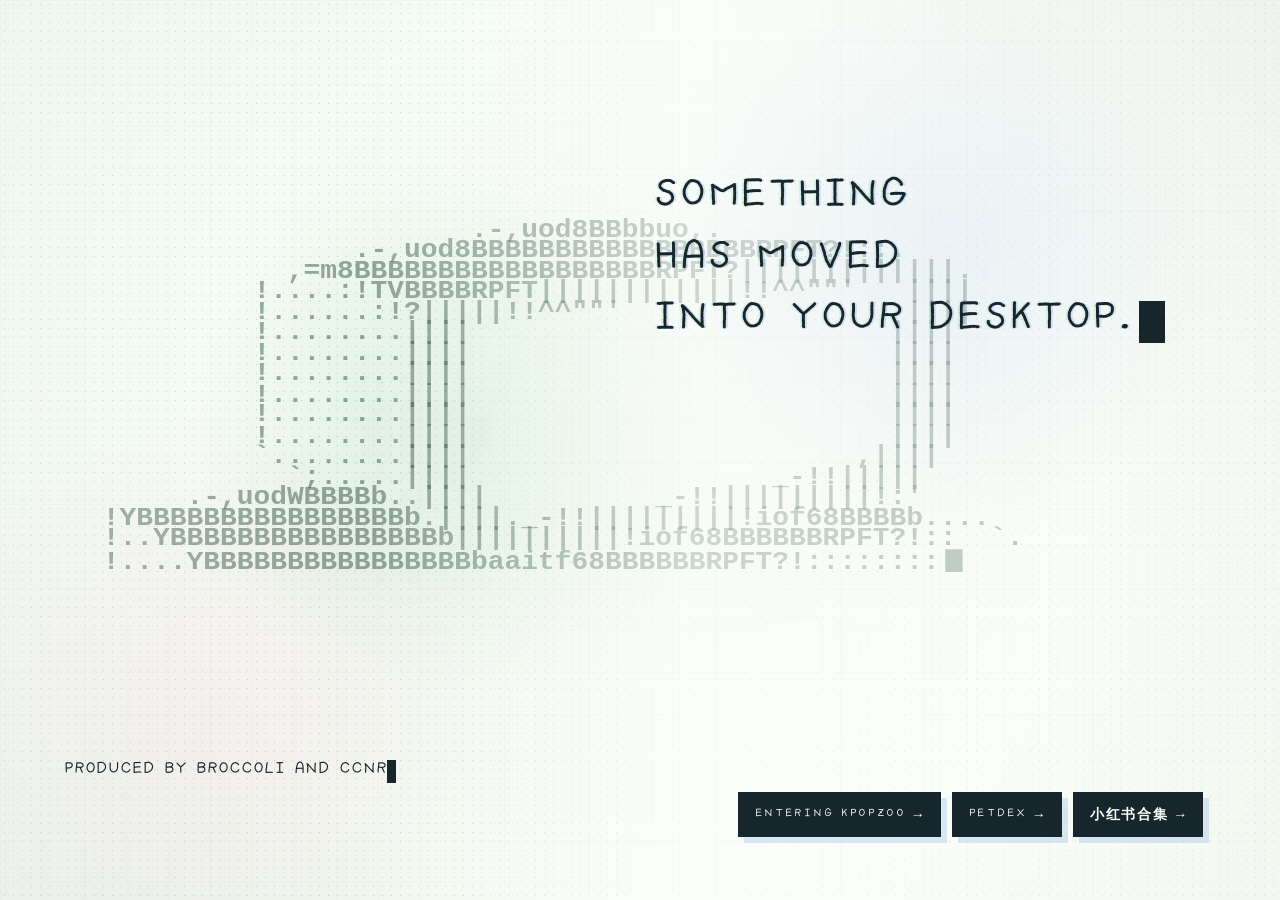
<file: index.html>
﻿<!doctype html>
<html lang="zh-CN">
  <head>
    <meta charset="utf-8">
    <meta name="viewport" content="width=device-width, initial-scale=1">
    <title>KPOPZOO Desktop Pets</title>
    <meta
      name="description"
      content="KPOPZOO 桌宠合集下载页，集中下载 Windows 与 macOS 版本。"
    >
    <link rel="icon" href="favicon.svg" type="image/svg+xml">
    <link rel="stylesheet" href="styles.css?v=20260813-mailbox-modal">
  </head>
  <body>
    <header class="site-header">
      <a class="brand" href="#/home" aria-label="KPOPZOO 首页">
        <span class="brand-mark" data-site-broccoli aria-hidden="true">🥦</span>
        <span>
          <strong>KPOPZOO</strong>
          <small>Desktop Pets</small>
        </span>
      </a>
      <nav class="top-nav" aria-label="页面导航">
        <span class="feature-nav-callout">
          <span class="feature-nav-tip">体验新功能</span>
          <button class="nav-button nav-button-feature" type="button" data-route="#/diypic">用宠物装饰你的相片</button>
        </span>
        <button class="nav-button" type="button" id="privacyButton">素材</button>
        <button class="nav-button" type="button" id="mailboxButton">留言板</button>
      </nav>
    </header>

    <main id="appRoot" class="app-root" aria-live="polite">
    </main>

    <dialog class="message-dialog" id="messageDialog" aria-labelledby="dialogTitle">
      <div class="dialog-card">
        <button class="dialog-close" type="button" id="dialogClose" aria-label="关闭弹窗">×</button>
        <p class="dialog-title" id="dialogTitle">提示</p>
        <p class="dialog-body" id="dialogBody">请查看说明。</p>
        <div class="dialog-actions" id="dialogActions"></div>
      </div>
    </dialog>

    <dialog class="usage-dialog" id="usageDialog" aria-labelledby="usageDialogTitle">
      <div class="usage-dialog-card">
        <button class="dialog-close" type="button" id="usageDialogClose" aria-label="关闭弹窗">×</button>
        <p class="dialog-title" id="usageDialogTitle">使用说明</p>
        <article class="usage-dialog-body" id="usageDialogBody"></article>
      </div>
    </dialog>

    <script src="app.js?v=20260813-mailbox-modal"></script>
  </body>
</html>
</file>
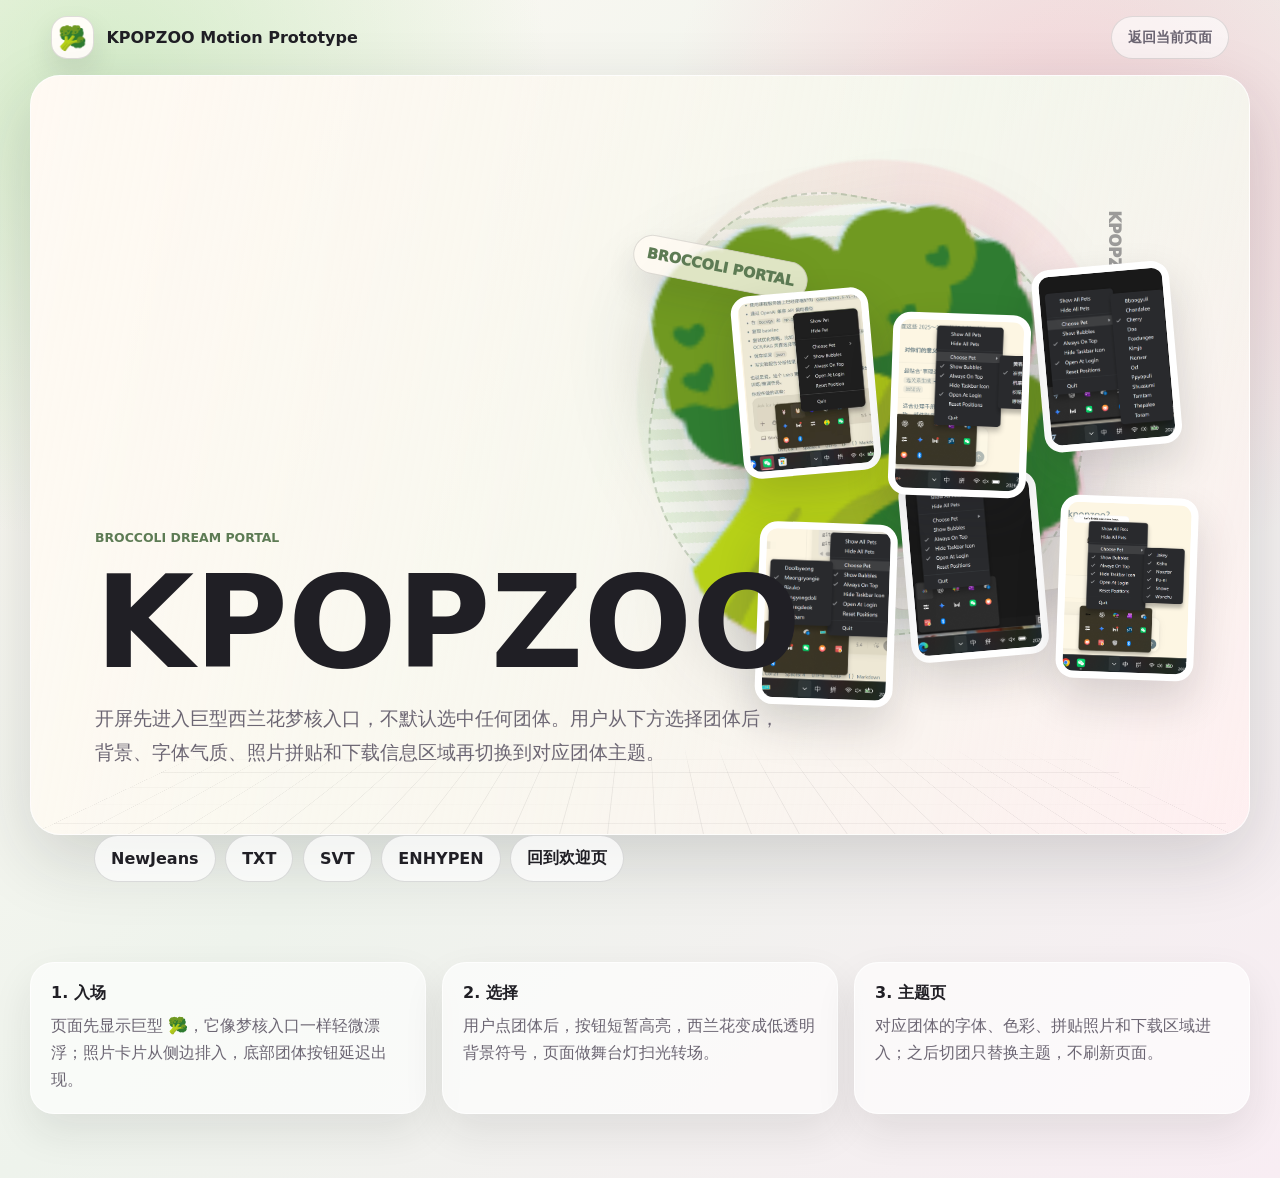
<file: docs/motion-prototype.html>
<!doctype html>
<html lang="zh-CN">
  <head>
    <meta charset="utf-8">
    <meta name="viewport" content="width=device-width, initial-scale=1">
    <title>KPOPZOO Motion Prototype</title>
    <link rel="icon" href="../favicon.svg" type="image/svg+xml">
    <style>
      :root {
        color-scheme: light;
        --ink: #201f25;
        --muted: #6c6673;
        --paper: #fffaf3;
        --line: rgba(32, 31, 37, 0.13);
        --shadow: 0 24px 70px rgba(32, 31, 37, 0.16);
        font-family:
          Inter, ui-sans-serif, system-ui, -apple-system, BlinkMacSystemFont,
          "Segoe UI", "Microsoft YaHei", sans-serif;
      }

      * {
        box-sizing: border-box;
      }

      body {
        margin: 0;
        min-height: 100vh;
        background:
          radial-gradient(circle at 8% 8%, rgba(176, 224, 164, 0.54), transparent 28rem),
          radial-gradient(circle at 84% 14%, rgba(255, 116, 154, 0.28), transparent 26rem),
          linear-gradient(135deg, #fffaf4 0%, #eef3ec 48%, #f8edf3 100%);
        color: var(--ink);
      }

      a {
        color: inherit;
        text-decoration: none;
      }

      .prototype-header {
        display: flex;
        align-items: center;
        justify-content: space-between;
        gap: 1rem;
        padding: 1rem clamp(1rem, 4vw, 4rem);
      }

      .brand {
        display: inline-flex;
        align-items: center;
        gap: 0.75rem;
        font-weight: 900;
      }

      .brand-mark {
        display: grid;
        width: 2.7rem;
        height: 2.7rem;
        place-items: center;
        border: 1px solid rgba(32, 31, 37, 0.14);
        border-radius: 16px;
        background: #fffdf8;
        box-shadow: 0 12px 28px rgba(32, 31, 37, 0.1);
        font-size: 1.45rem;
      }

      .prototype-link {
        border: 1px solid var(--line);
        border-radius: 999px;
        background: rgba(255, 255, 255, 0.62);
        color: var(--muted);
        font-size: 0.9rem;
        font-weight: 800;
        padding: 0.7rem 1rem;
      }

      main {
        width: min(1220px, calc(100% - clamp(1.4rem, 4vw, 4rem)));
        margin: 0 auto 4rem;
      }

      .prototype-shell {
        position: relative;
      }

      .prototype-shell input {
        position: absolute;
        opacity: 0;
        pointer-events: none;
      }

      .welcome-stage {
        position: relative;
        display: grid;
        min-height: min(760px, calc(100vh - 7rem));
        align-items: end;
        overflow: hidden;
        border: 1px solid rgba(255, 255, 255, 0.78);
        border-radius: 30px;
        background:
          linear-gradient(100deg, rgba(255, 250, 243, 0.96), rgba(255, 250, 243, 0.32)),
          linear-gradient(135deg, #f7f1ea, #e9f3e6 48%, #ffeaf0);
        box-shadow: var(--shadow);
        transition:
          background 260ms ease,
          color 260ms ease;
      }

      .welcome-stage::before {
        position: absolute;
        inset: auto 0 0;
        height: 42%;
        background:
          linear-gradient(rgba(32, 31, 37, 0.07) 1px, transparent 1px),
          linear-gradient(90deg, rgba(32, 31, 37, 0.07) 1px, transparent 1px);
        background-size: 3rem 3rem;
        content: "";
        mask-image: linear-gradient(transparent 0%, black 32%);
        transform: perspective(34rem) rotateX(62deg) translateY(17%);
        transform-origin: bottom;
      }

      .welcome-stage::after {
        position: absolute;
        inset: 10% 10% auto auto;
        width: min(42vw, 31rem);
        aspect-ratio: 1;
        border: 1px solid rgba(93, 123, 84, 0.22);
        border-radius: 50%;
        background: conic-gradient(
          from 160deg,
          rgba(255, 255, 255, 0.72),
          rgba(183, 224, 164, 0.15),
          rgba(255, 116, 154, 0.16),
          rgba(255, 255, 255, 0.72)
        );
        content: "";
        mask-image: radial-gradient(transparent 56%, black 57%, black 68%, transparent 69%);
        opacity: 0.9;
        transform: rotate(-12deg);
      }

      .broccoli-dream {
        position: absolute;
        right: clamp(1rem, 9vw, 8rem);
        top: clamp(1.2rem, 6vw, 5.4rem);
        z-index: 2;
        display: grid;
        place-items: center;
        width: min(52vw, 33rem);
        aspect-ratio: 1;
        pointer-events: none;
      }

      .broccoli-dream::before,
      .broccoli-dream::after {
        position: absolute;
        content: "";
      }

      .broccoli-dream::before {
        inset: 9%;
        border: 2px dashed rgba(93, 123, 84, 0.28);
        border-radius: 41% 59% 52% 48%;
        background:
          repeating-linear-gradient(
            -12deg,
            rgba(255, 255, 255, 0.34) 0 0.65rem,
            rgba(176, 224, 164, 0.18) 0.65rem 1.3rem
          );
        transform: rotate(10deg);
      }

      .broccoli-dream::after {
        right: 2%;
        bottom: 16%;
        width: 46%;
        height: 3.2rem;
        border: 1px solid rgba(32, 31, 37, 0.12);
        border-radius: 999px;
        background: rgba(255, 250, 243, 0.74);
        box-shadow: 0 18px 40px rgba(32, 31, 37, 0.1);
        transform: rotate(-8deg);
      }

      .broccoli-emoji {
        position: relative;
        z-index: 2;
        font-size: clamp(10rem, 30vw, 23rem);
        line-height: 1;
        text-shadow:
          0.22rem 0.22rem 0 rgba(255, 116, 154, 0.25),
          -0.2rem -0.16rem 0 rgba(145, 207, 255, 0.3);
        transform: rotate(-8deg);
        filter: drop-shadow(0 30px 44px rgba(32, 31, 37, 0.2));
        animation: broccoliFloat 5.5s ease-in-out infinite;
      }

      .broccoli-label {
        position: absolute;
        z-index: 3;
        left: 5%;
        top: 18%;
        border: 1px solid rgba(32, 31, 37, 0.14);
        border-radius: 999px;
        background: rgba(255, 250, 243, 0.78);
        box-shadow: 0 16px 36px rgba(32, 31, 37, 0.1);
        color: #5d7b54;
        font-size: clamp(0.72rem, 1.6vw, 0.9rem);
        font-weight: 950;
        padding: 0.65rem 0.8rem;
        transform: rotate(11deg);
      }

      .dream-ticker {
        position: absolute;
        z-index: 3;
        right: 2%;
        top: 11%;
        writing-mode: vertical-rl;
        color: rgba(32, 31, 37, 0.42);
        font-size: clamp(0.72rem, 1.6vw, 0.95rem);
        font-weight: 950;
        letter-spacing: 0;
        text-transform: uppercase;
      }

      @keyframes broccoliFloat {
        0%,
        100% {
          transform: translateY(0) rotate(-8deg) scale(1);
        }

        50% {
          transform: translateY(-0.8rem) rotate(-5deg) scale(1.025);
        }
      }

      .welcome-copy {
        position: relative;
        z-index: 4;
        display: grid;
        gap: 1.4rem;
        max-width: 38rem;
        padding: clamp(2rem, 5vw, 4.4rem);
      }

      .eyebrow {
        margin: 0;
        color: #5d7b54;
        font-size: 0.78rem;
        font-weight: 900;
        letter-spacing: 0;
        text-transform: uppercase;
      }

      h1,
      h2,
      p {
        margin-top: 0;
      }

      h1 {
        margin-bottom: 0;
        font-size: clamp(3.6rem, 10vw, 8.6rem);
        line-height: 0.88;
        letter-spacing: 0;
      }

      .welcome-copy p:not(.eyebrow) {
        margin: 0;
        color: var(--muted);
        font-size: clamp(1rem, 1.8vw, 1.18rem);
        line-height: 1.8;
      }

      .selector {
        position: relative;
        z-index: 4;
        display: flex;
        flex-wrap: wrap;
        gap: 0.6rem;
        padding: 0 clamp(2rem, 5vw, 4.4rem) clamp(2rem, 5vw, 4.4rem);
      }

      .selector label {
        display: inline-flex;
        min-height: 2.9rem;
        align-items: center;
        justify-content: center;
        border: 1px solid rgba(32, 31, 37, 0.14);
        border-radius: 999px;
        background: rgba(255, 255, 255, 0.72);
        cursor: pointer;
        font-weight: 900;
        padding: 0.7rem 1rem;
        transition:
          transform 160ms ease,
          background 160ms ease,
          box-shadow 160ms ease;
      }

      .selector label:hover {
        transform: translateY(-2px);
        box-shadow: 0 14px 30px rgba(32, 31, 37, 0.12);
      }

      .photocard-wall {
        position: absolute;
        right: clamp(1rem, 5vw, 4rem);
        bottom: clamp(7rem, 14vw, 11rem);
        z-index: 3;
        display: grid;
        grid-template-columns: repeat(3, minmax(6rem, 8.6rem));
        gap: 0.85rem;
        transform: rotate(-5deg);
      }

      .photocard {
        aspect-ratio: 3 / 4;
        overflow: hidden;
        border: 0.48rem solid rgba(255, 255, 255, 0.84);
        border-radius: 18px;
        background: #fff;
        box-shadow: 0 20px 44px rgba(32, 31, 37, 0.16);
      }

      .photocard:nth-child(2n) {
        transform: translateY(2.2rem) rotate(7deg);
      }

      .photocard img {
        width: 100%;
        height: 100%;
        object-fit: cover;
      }

      .theme-panel {
        position: absolute;
        inset: 0;
        z-index: 3;
        display: grid;
        grid-template-columns: minmax(0, 0.9fr) minmax(18rem, 0.7fr);
        gap: clamp(1rem, 3vw, 3rem);
        align-items: center;
        padding: clamp(2rem, 5vw, 4.4rem);
        opacity: 0;
        pointer-events: none;
        transform: translateY(1.2rem);
        transition:
          opacity 240ms ease,
          transform 240ms ease;
      }

      .theme-title {
        max-width: 8ch;
        margin-bottom: 1rem;
        font-size: clamp(3.4rem, 8vw, 7.2rem);
        line-height: 0.9;
        letter-spacing: 0;
      }

      .theme-panel p {
        max-width: 36rem;
        color: rgba(32, 31, 37, 0.68);
        font-size: 1.05rem;
        line-height: 1.78;
      }

      .style-tags {
        display: flex;
        flex-wrap: wrap;
        gap: 0.55rem;
        margin-top: 1.4rem;
      }

      .style-tags span {
        border: 1px solid rgba(32, 31, 37, 0.13);
        border-radius: 999px;
        background: rgba(255, 255, 255, 0.64);
        font-weight: 850;
        padding: 0.55rem 0.75rem;
      }

      .collage {
        display: grid;
        grid-template-columns: repeat(2, minmax(0, 1fr));
        gap: 0.85rem;
        transform: rotate(4deg);
      }

      .collage img,
      .collage div {
        min-height: 10rem;
        overflow: hidden;
        border: 0.42rem solid rgba(255, 255, 255, 0.84);
        border-radius: 18px;
        background: rgba(255, 255, 255, 0.72);
        box-shadow: 0 18px 40px rgba(32, 31, 37, 0.13);
      }

      .collage img {
        width: 100%;
        height: 100%;
        object-fit: cover;
      }

      .collage div {
        display: grid;
        place-items: center;
        font-size: 3rem;
        font-weight: 950;
      }

      #pick-newjeans:checked ~ .welcome-stage {
        background:
          linear-gradient(100deg, rgba(255, 251, 239, 0.96), rgba(241, 247, 255, 0.34)),
          linear-gradient(135deg, #fff7df, #dfefff 50%, #ffeff5);
      }

      #pick-txt:checked ~ .welcome-stage {
        background:
          linear-gradient(100deg, rgba(249, 255, 244, 0.95), rgba(234, 250, 255, 0.32)),
          linear-gradient(135deg, #e6f9d9, #dff9ff 50%, #fff7c8);
      }

      #pick-svt:checked ~ .welcome-stage {
        background:
          linear-gradient(100deg, rgba(255, 250, 243, 0.96), rgba(246, 236, 255, 0.32)),
          linear-gradient(135deg, #f5e7ff, #dfeaff 52%, #ffe7ef);
      }

      #pick-enhypen:checked ~ .welcome-stage {
        background:
          linear-gradient(100deg, rgba(255, 248, 242, 0.96), rgba(255, 236, 218, 0.3)),
          linear-gradient(135deg, #fff0df, #f8d8c4 50%, #e8f0ef);
      }

      #pick-newjeans:checked ~ .welcome-stage .theme-newjeans,
      #pick-txt:checked ~ .welcome-stage .theme-txt,
      #pick-svt:checked ~ .welcome-stage .theme-svt,
      #pick-enhypen:checked ~ .welcome-stage .theme-enhypen {
        opacity: 1;
        pointer-events: auto;
        transform: translateY(0);
      }

      #pick-newjeans:checked ~ .welcome-stage .welcome-copy,
      #pick-txt:checked ~ .welcome-stage .welcome-copy,
      #pick-svt:checked ~ .welcome-stage .welcome-copy,
      #pick-enhypen:checked ~ .welcome-stage .welcome-copy,
      #pick-newjeans:checked ~ .welcome-stage .photocard-wall,
      #pick-txt:checked ~ .welcome-stage .photocard-wall,
      #pick-svt:checked ~ .welcome-stage .photocard-wall,
      #pick-enhypen:checked ~ .welcome-stage .photocard-wall,
      #pick-newjeans:checked ~ .welcome-stage .broccoli-dream,
      #pick-txt:checked ~ .welcome-stage .broccoli-dream,
      #pick-svt:checked ~ .welcome-stage .broccoli-dream,
      #pick-enhypen:checked ~ .welcome-stage .broccoli-dream {
        opacity: 0.08;
      }

      #pick-newjeans:checked ~ .selector label[for="pick-newjeans"],
      #pick-txt:checked ~ .selector label[for="pick-txt"],
      #pick-svt:checked ~ .selector label[for="pick-svt"],
      #pick-enhypen:checked ~ .selector label[for="pick-enhypen"] {
        background: var(--ink);
        color: #fffaf3;
      }

      .proposal {
        display: grid;
        grid-template-columns: repeat(3, minmax(0, 1fr));
        gap: 1rem;
        margin-top: 1rem;
      }

      .proposal-card {
        border: 1px solid rgba(255, 255, 255, 0.74);
        border-radius: 24px;
        background: rgba(255, 255, 255, 0.62);
        box-shadow: 0 18px 42px rgba(32, 31, 37, 0.09);
        padding: 1.25rem;
      }

      .proposal-card strong {
        display: block;
        margin-bottom: 0.5rem;
      }

      .proposal-card p {
        margin: 0;
        color: var(--muted);
        line-height: 1.7;
      }

      @media (max-width: 860px) {
        .welcome-stage {
          min-height: 820px;
        }

        .photocard-wall {
          right: 1.4rem;
          bottom: 10rem;
          grid-template-columns: repeat(2, minmax(5.4rem, 7rem));
          opacity: 0.72;
        }

        .broccoli-dream {
          right: -1rem;
          top: 6rem;
          width: min(78vw, 27rem);
          opacity: 0.9;
        }

        .theme-panel,
        .proposal {
          grid-template-columns: 1fr;
        }

        .theme-panel {
          align-content: center;
        }

        .collage {
          transform: none;
        }
      }

      @media (max-width: 560px) {
        .prototype-header {
          align-items: stretch;
          flex-direction: column;
        }

        .welcome-stage {
          border-radius: 22px;
        }

        .selector {
          padding-inline: 1rem;
        }

        .selector label {
          flex: 1 1 42%;
        }
      }
    </style>
  </head>
  <body>
    <header class="prototype-header">
      <a class="brand" href="../index.html" aria-label="返回 KPOPZOO">
        <span class="brand-mark">🥦</span>
        <span>KPOPZOO Motion Prototype</span>
      </a>
      <a class="prototype-link" href="../index.html">返回当前页面</a>
    </header>

    <main>
      <section class="prototype-shell" aria-label="欢迎页原型">
        <input id="pick-welcome" name="group" type="radio" checked>
        <input id="pick-newjeans" name="group" type="radio">
        <input id="pick-txt" name="group" type="radio">
        <input id="pick-svt" name="group" type="radio">
        <input id="pick-enhypen" name="group" type="radio">

        <div class="welcome-stage">
          <div class="broccoli-dream" aria-hidden="true">
            <span class="broccoli-label">BROCCOLI PORTAL</span>
            <span class="broccoli-emoji">🥦</span>
            <span class="dream-ticker">KPOPZOO DREAM SIGNAL</span>
          </div>

          <div class="welcome-copy">
            <p class="eyebrow">Broccoli Dream Portal</p>
            <h1>KPOPZOO</h1>
            <p>
              开屏先进入巨型西兰花梦核入口，不默认选中任何团体。用户从下方选择团体后，
              背景、字体气质、照片拼贴和下载信息区域再切换到对应团体主题。
            </p>
          </div>

          <div class="photocard-wall" aria-hidden="true">
            <div class="photocard"><img src="pic/njz.jpg" alt=""></div>
            <div class="photocard"><img src="pic/txt.png" alt=""></div>
            <div class="photocard"><img src="pic/svt.png" alt=""></div>
            <div class="photocard"><img src="pic/riize.png" alt=""></div>
            <div class="photocard"><img src="pic/wish.png" alt=""></div>
            <div class="photocard"><img src="pic/ehp.png" alt=""></div>
          </div>

          <article class="theme-panel theme-newjeans">
            <div>
              <p class="eyebrow">Soft Y2K / Sticker Wall</p>
              <h2 class="theme-title">New Jeans</h2>
              <p>轻盈的粉蓝、奶油白和手帐贴纸感，适合做成横向漂移的拍立得拼贴。</p>
              <div class="style-tags">
                <span>圆润无衬线</span>
                <span>贴纸边框</span>
                <span>柔光闪片</span>
              </div>
            </div>
            <div class="collage">
              <img src="pic/njz.jpg" alt="NewJeans 原型拼贴图">
              <div>NJ</div>
              <div>★</div>
              <img src="pic/h2h.png" alt="拼贴占位图">
            </div>
          </article>

          <article class="theme-panel theme-txt">
            <div>
              <p class="eyebrow">Dream Pop / Bright Stage</p>
              <h2 class="theme-title">TXT</h2>
              <p>更亮的青柠、天空蓝和星星纸屑，页面切换时可以像舞台灯打开一样扫过。</p>
              <div class="style-tags">
                <span>高亮标题</span>
                <span>星轨动线</span>
                <span>清爽背景</span>
              </div>
            </div>
            <div class="collage">
              <img src="pic/txt.png" alt="TXT 原型拼贴图">
              <div>TXT</div>
              <div>✦</div>
              <img src="pic/dream.png" alt="拼贴占位图">
            </div>
          </article>

          <article class="theme-panel theme-svt">
            <div>
              <p class="eyebrow">Concert Poster / Pastel Chrome</p>
              <h2 class="theme-title">SVT</h2>
              <p>用粉紫和雾蓝做演唱会海报感，13 人团适合做密集但有秩序的照片墙。</p>
              <div class="style-tags">
                <span>海报大字</span>
                <span>票根元素</span>
                <span>分组拼贴</span>
              </div>
            </div>
            <div class="collage">
              <img src="pic/svt.png" alt="SVT 原型拼贴图">
              <div>SVT</div>
              <div>13</div>
              <img src="pic/bt21.png" alt="拼贴占位图">
            </div>
          </article>

          <article class="theme-panel theme-enhypen">
            <div>
              <p class="eyebrow">Editorial Stage / Warm Flash</p>
              <h2 class="theme-title">ENHYPEN</h2>
              <p>偏杂志感的暖色闪光、深浅对比和胶片边框，适合进入时做快门闪白转场。</p>
              <div class="style-tags">
                <span>胶片边框</span>
                <span>暖色光斑</span>
                <span>杂志排版</span>
              </div>
            </div>
            <div class="collage">
              <img src="pic/ehp.png" alt="ENHYPEN 原型拼贴图">
              <div>EHP</div>
              <div>●</div>
              <img src="pic/riize.png" alt="拼贴占位图">
            </div>
          </article>
        </div>

        <div class="selector" aria-label="选择团体原型">
          <label for="pick-newjeans">NewJeans</label>
          <label for="pick-txt">TXT</label>
          <label for="pick-svt">SVT</label>
          <label for="pick-enhypen">ENHYPEN</label>
          <label for="pick-welcome">回到欢迎页</label>
        </div>
      </section>

      <section class="proposal" aria-label="动效方案">
        <article class="proposal-card">
          <strong>1. 入场</strong>
          <p>页面先显示巨型 🥦，它像梦核入口一样轻微漂浮；照片卡片从侧边排入，底部团体按钮延迟出现。</p>
        </article>
        <article class="proposal-card">
          <strong>2. 选择</strong>
          <p>用户点团体后，按钮短暂高亮，西兰花变成低透明背景符号，页面做舞台灯扫光转场。</p>
        </article>
        <article class="proposal-card">
          <strong>3. 主题页</strong>
          <p>对应团体的字体、色彩、拼贴照片和下载区域进入；之后切团只替换主题，不刷新页面。</p>
        </article>
      </section>
    </main>
  </body>
</html>
</file>
<file: styles.css>
@font-face {
  font-family: "CCNR HandWrite";
  src: url("font/CCNR%20HandWrite.otf") format("opentype");
  font-weight: 400 900;
  font-style: normal;
  font-display: swap;
}

:root {
  color-scheme: light;
  --font-cn: "CCNR HandWrite", -apple-system, BlinkMacSystemFont, "SF Pro Display", "SF Pro Text", "Microsoft YaHei UI", "Microsoft YaHei", "PingFang SC", "Noto Sans CJK SC", "Source Han Sans SC", system-ui, sans-serif;
  --font-display: "CCNR HandWrite", -apple-system, BlinkMacSystemFont, "SF Pro Display", "Microsoft YaHei UI", "Microsoft YaHei", "PingFang SC", system-ui, sans-serif;
  --font-mono: "CCNR HandWrite", "SFMono-Regular", Consolas, "Liberation Mono", monospace;
  --page-bg: #f5fff8;
  --page-text: #1f2f38;
  --surface: #fcfff9;
  --device-shell: #c9e5d8;
  --screen-bg: #f6fbff;
  --accent: #7aa7e8;
  --card-bg: rgba(255, 255, 255, 0.72);
  --muted: color-mix(in srgb, var(--page-text), transparent 35%);
  --line: color-mix(in srgb, var(--page-text), transparent 82%);
  --shadow: 0 26px 70px rgba(20, 26, 30, 0.16);
  --radius: 24px;
}

* {
  box-sizing: border-box;
}

html {
  min-height: 100%;
}

body {
  min-height: 100vh;
  margin: 0;
  background: var(--page-bg);
  color: var(--page-text);
  font-family: var(--font-cn);
  font-weight: 800;
  transition:
    background-color 180ms ease,
    color 180ms ease;
}

button,
a {
  color: inherit;
  font: inherit;
}

a {
  text-decoration: none;
}

button {
  cursor: pointer;
}

button:focus-visible,
a:focus-visible {
  outline: 3px solid color-mix(in srgb, var(--accent), white 20%);
  outline-offset: 4px;
}

h1,
h2,
h3,
p {
  margin-top: 0;
}

.site-header {
  position: sticky;
  top: 0;
  z-index: 20;
  display: flex;
  align-items: center;
  justify-content: space-between;
  gap: 1rem;
  padding: 0.9rem clamp(1rem, 4vw, 4rem);
  border-bottom: 1px solid color-mix(in srgb, var(--surface), transparent 20%);
  background: color-mix(in srgb, var(--surface), transparent 18%);
  backdrop-filter: blur(18px);
}

body[data-view="home"] .site-header,
body[data-view="group"] .site-header,
body[data-view="wallpaper"] .site-header {
  display: none;
}

body[data-view="group"][data-group="newjeans"] {
  background:
    radial-gradient(ellipse 120% 95% at 2% 62%, rgba(255, 255, 255, 0.98) 0 28%, rgba(255, 255, 255, 0.72) 38%, transparent 58%),
    radial-gradient(circle at 88% 18%, rgba(95, 178, 255, 0.86), transparent 36%),
    linear-gradient(118deg, #ffffff 0 18%, #eefaff 35%, #99d7ff 63%, #58aeff 100%);
  background-attachment: fixed;
}

body[data-view="group"][data-group="boynextdoor"] {
  background:
    radial-gradient(ellipse 90% 70% at 8% 18%, rgba(255, 255, 255, 0.96), transparent 58%),
    radial-gradient(circle at 88% 12%, rgba(112, 186, 255, 0.42), transparent 32%),
    linear-gradient(135deg, #f8fcff 0%, #eaf7ff 42%, #bfe7ff 100%);
  background-attachment: fixed;
}

body[data-view="group"][data-group="riize"] {
  background:
    radial-gradient(circle, rgba(30, 42, 48, 0.1) 0 1.2px, transparent 1.45px),
    radial-gradient(circle, rgba(255, 255, 255, 0.88) 0 1px, transparent 1.25px),
    radial-gradient(circle at 22% 18%, rgba(255, 128, 186, 0.14), transparent 28%),
    radial-gradient(circle at 82% 78%, rgba(82, 183, 255, 0.16), transparent 30%),
    linear-gradient(135deg, #fffefa 0%, #f4fbf7 48%, #f8f4ff 100%);
  background-attachment: fixed;
  background-position: 0 0, 6px 6px, 0 0, 0 0, 0 0;
  background-size: 12px 12px, 12px 12px, auto, auto, auto;
}

body[data-view="group"][data-group="h2h"] {
  background: #fff6be;
  background-attachment: fixed;
}

body[data-view="group"][data-group="redvelvet"] {
  background: #fff2f7;
  background-attachment: fixed;
}

body[data-view="group"][data-group="treasure"] {
  background:
    radial-gradient(circle at 18% 16%, rgba(150, 215, 255, 0.38), transparent 31%),
    radial-gradient(circle at 84% 78%, rgba(72, 144, 224, 0.24), transparent 34%),
    linear-gradient(135deg, #f8fcff 0%, #e4f4ff 48%, #b8dcff 100%);
  background-attachment: fixed;
}

body[data-view="group"][data-group="twice"] {
  background:
    radial-gradient(circle at 18% 18%, rgba(255, 248, 174, 0.48), transparent 30%),
    radial-gradient(circle at 82% 16%, rgba(255, 173, 209, 0.34), transparent 36%),
    radial-gradient(circle at 18% 86%, rgba(255, 196, 139, 0.34), transparent 34%),
    linear-gradient(135deg, #fffbe0 0%, #ffd9ad 40%, #ffc7dc 70%, #ead0ff 100%);
  background-attachment: fixed;
}

body[data-view="group"][data-group="svt"] {
  background:
    radial-gradient(ellipse 80% 65% at 26% 22%, rgba(255, 219, 226, 0.78), transparent 58%),
    radial-gradient(ellipse 76% 70% at 82% 68%, rgba(130, 160, 214, 0.7), transparent 62%),
    linear-gradient(128deg, #f5c2c8 0%, #dec4db 44%, #91abd5 100%);
  background-attachment: fixed;
}

body[data-view="group"][data-group="enhypen"] {
  background:
    radial-gradient(circle at 18% 18%, rgba(204, 180, 255, 0.34), transparent 30%),
    radial-gradient(circle at 84% 78%, rgba(150, 126, 226, 0.28), transparent 34%),
    linear-gradient(135deg, #fbf8ff 0%, #eee7ff 46%, #d8cdfa 100%);
  background-attachment: fixed;
}

body[data-view="group"][data-group="newjeans"]::before {
  position: fixed;
  inset: 0;
  z-index: 0;
  background:
    radial-gradient(circle, rgba(48, 139, 221, 0.32) 0 24%, transparent 27%) 0 0 / 12px 12px,
    radial-gradient(circle, rgba(255, 255, 255, 0.78) 0 20%, transparent 23%) 6px 6px / 12px 12px,
    linear-gradient(108deg, rgba(255, 255, 255, 0.96) 0 24%, rgba(255, 255, 255, 0.45) 46%, rgba(62, 160, 245, 0.38) 100%);
  content: "";
  opacity: 0.88;
  pointer-events: none;
}

body[data-view="group"][data-group="boynextdoor"]::before {
  position: fixed;
  inset: 0;
  z-index: 0;
  background: url("assets/groups/boynextdoor/pattern-icon-tile.svg?v=2") 0 0 / 142px 142px repeat;
  content: "";
  opacity: 0.52;
  pointer-events: none;
}

body[data-view="group"][data-group="riize"]::before {
  position: fixed;
  inset: 0;
  z-index: 0;
  background:
    radial-gradient(circle, rgba(120, 128, 135, 0.12) 0 1.05px, transparent 1.25px) 0 0 / 8px 8px,
    url("data:image/svg+xml,%3Csvg xmlns='http://www.w3.org/2000/svg' width='1180' height='900' viewBox='0 0 1180 900'%3E%3Cdefs%3E%3Cpattern id='dots' width='7' height='7' patternUnits='userSpaceOnUse'%3E%3Ccircle cx='2' cy='2' r='.82' fill='%230d1115' opacity='.28'/%3E%3Ccircle cx='5.4' cy='5.4' r='.68' fill='%23ffffff' opacity='.32'/%3E%3C/pattern%3E%3Cfilter id='soft'%3E%3CfeGaussianBlur stdDeviation='.3'/%3E%3C/filter%3E%3C/defs%3E%3Cg filter='url(%23soft)'%3E%3Cpath d='M128 70 154 149 238 149 170 198 196 278 128 229 60 278 86 198 18 149 102 149Z' fill='none' stroke='%23101418' stroke-width='7' opacity='.72'/%3E%3Cpath d='M285 26 303 82 362 82 314 116 333 172 285 138 237 172 256 116 208 82 267 82Z' fill='%23ffffff' stroke='%23101418' stroke-width='6' opacity='.62'/%3E%3Cpath d='M452 110 474 174 542 174 487 214 508 280 452 240 397 280 418 214 363 174 431 174Z' fill='none' stroke='%23101418' stroke-width='5' opacity='.78'/%3E%3Cpath d='M982 54 1020 166 1137 166 1042 234 1078 346 982 278 888 346 924 234 829 166 946 166Z' fill='%23101418' opacity='.66'/%3E%3Cpath d='M200 510 224 581 299 581 238 624 262 696 200 652 139 696 162 624 101 581 176 581Z' fill='%23101418' opacity='.64'/%3E%3Cpath d='M782 536 816 638 924 638 836 700 870 802 782 739 696 802 729 700 641 638 749 638Z' fill='%23101418' opacity='.66'/%3E%3Cpath d='M582 470 600 526 659 526 612 561 630 618 582 583 534 618 552 561 505 526 564 526Z' fill='%23f7f7f2' stroke='%23101418' stroke-width='5' opacity='.5'/%3E%3Cpath d='M1018 512 1035 562 1088 562 1045 593 1062 644 1018 613 975 644 991 593 948 562 1001 562Z' fill='none' stroke='%23101418' stroke-width='5' opacity='.42'/%3E%3Cpath d='M652 128 666 171 712 171 675 197 689 241 652 214 615 241 629 197 592 171 638 171Z' fill='%2394979a' opacity='.48'/%3E%3Cpath d='M390 626 402 664 442 664 410 687 422 726 390 702 358 726 370 687 338 664 378 664Z' fill='none' stroke='%23888c91' stroke-width='4' opacity='.58'/%3E%3Cpath d='M106 720 120 763 166 763 129 790 143 834 106 807 69 834 83 790 46 763 92 763Z' fill='%23ffffff' stroke='%23101418' stroke-width='4' opacity='.48'/%3E%3Cpath d='M514 762 528 805 574 805 537 832 551 876 514 849 477 876 491 832 454 805 500 805Z' fill='%23101418' opacity='.42'/%3E%3Cpath d='M970 742 987 792 1040 792 997 823 1014 874 970 843 927 874 943 823 900 792 953 792Z' fill='none' stroke='%23101418' stroke-width='4' opacity='.44'/%3E%3C/g%3E%3Crect width='1180' height='900' fill='url(%23dots)' opacity='.3'/%3E%3C/svg%3E") center 10px / min(92vw, 980px) auto no-repeat;
  content: "";
  opacity: 0.78;
  pointer-events: none;
}

body[data-view="group"][data-group="h2h"]::before {
  position: fixed;
  inset: 0;
  z-index: 0;
  background:
    url("data:image/svg+xml,%3Csvg xmlns='http://www.w3.org/2000/svg' width='156' height='156' viewBox='0 0 156 156'%3E%3Ctext x='24' y='40' font-size='25' opacity='.64'%3E%F0%9F%8D%8B%3C/text%3E%3Ctext x='98' y='112' font-size='19' opacity='.42' transform='rotate(-12 108 104)'%3E%F0%9F%8D%8B%3C/text%3E%3C/svg%3E") 0 0 / 156px 156px repeat,
    radial-gradient(circle, rgba(255, 220, 63, 0.18) 0 1.2px, transparent 1.5px) 0 0 / 18px 18px;
  content: "";
  opacity: 0.72;
  pointer-events: none;
}

body[data-view="group"][data-group="redvelvet"]::before {
  position: fixed;
  inset: 0;
  z-index: 0;
  background:
    url("data:image/svg+xml,%3Csvg xmlns='http://www.w3.org/2000/svg' width='150' height='150' viewBox='0 0 150 150'%3E%3Ctext x='22' y='42' font-size='25' opacity='.56'%3E%F0%9F%8E%97%3C/text%3E%3Ctext x='92' y='108' font-size='19' opacity='.36' transform='rotate(-12 102 100)'%3E%F0%9F%8E%97%3C/text%3E%3C/svg%3E") 0 0 / 150px 150px repeat,
    radial-gradient(circle, rgba(224, 107, 154, 0.16) 0 1.2px, transparent 1.5px) 0 0 / 18px 18px;
  content: "";
  opacity: 0.74;
  pointer-events: none;
}

body[data-view="group"][data-group="treasure"]::before {
  position: fixed;
  inset: 0;
  z-index: 0;
  background:
    url("data:image/svg+xml,%3Csvg xmlns='http://www.w3.org/2000/svg' width='148' height='148' viewBox='0 0 148 148'%3E%3Ctext x='22' y='43' font-size='24' opacity='.58'%3E%F0%9F%92%8E%3C/text%3E%3Ctext x='92' y='108' font-size='19' opacity='.38' transform='rotate(-13 102 100)'%3E%F0%9F%92%8E%3C/text%3E%3C/svg%3E") 0 0 / 148px 148px repeat,
    radial-gradient(circle, rgba(62, 151, 230, 0.16) 0 1.2px, transparent 1.5px) 0 0 / 18px 18px;
  content: "";
  opacity: 0.76;
  pointer-events: none;
}

body[data-view="group"][data-group="twice"]::before {
  position: fixed;
  inset: 0;
  z-index: 0;
  background: url("data:image/svg+xml,%3Csvg xmlns='http://www.w3.org/2000/svg' width='148' height='148' viewBox='0 0 148 148'%3E%3Ctext x='22' y='42' font-size='25' opacity='.52'%3E%F0%9F%90%B0%3C/text%3E%3Ctext x='92' y='108' font-size='19' opacity='.34' transform='rotate(10 102 100)'%3E%F0%9F%90%B0%3C/text%3E%3C/svg%3E") 0 0 / 148px 148px repeat;
  content: "";
  opacity: 0.76;
  pointer-events: none;
}

body[data-view="group"][data-group="svt"]::before {
  position: fixed;
  inset: 0;
  z-index: 0;
  background: url("data:image/svg+xml,%3Csvg xmlns='http://www.w3.org/2000/svg' width='132' height='132' viewBox='0 0 132 132'%3E%3Ctext x='18' y='36' font-size='20' opacity='.42'%3E%F0%9F%92%8E%3C/text%3E%3Ctext x='80' y='92' font-size='17' opacity='.3' transform='rotate(-14 88 86)'%3E%F0%9F%92%8E%3C/text%3E%3C/svg%3E") 0 0 / 132px 132px repeat;
  content: "";
  opacity: 0.9;
  pointer-events: none;
}

body[data-view="group"][data-group="enhypen"]::before {
  position: fixed;
  inset: 0;
  z-index: 0;
  background: url("data:image/svg+xml,%3Csvg xmlns='http://www.w3.org/2000/svg' width='150' height='150' viewBox='0 0 150 150'%3E%3Ctext x='24' y='44' font-size='26' opacity='.54'%3E%F0%9F%98%88%3C/text%3E%3Ctext x='92' y='110' font-size='20' opacity='.34' transform='rotate(-9 102 102)'%3E%F0%9F%98%88%3C/text%3E%3C/svg%3E") 0 0 / 150px 150px repeat;
  content: "";
  opacity: 0.72;
  pointer-events: none;
}

body[data-view="group"][data-group="newjeans"]::after {
  position: fixed;
  inset: 0;
  z-index: 0;
  background:
    radial-gradient(ellipse 85% 72% at -6% 75%, rgba(255, 255, 255, 0.96), transparent 62%),
    linear-gradient(102deg, rgba(255, 255, 255, 0.88) 0 22%, transparent 62%);
  content: "";
  pointer-events: none;
}

body[data-view="group"][data-group="newjeans"] .site-header,
body[data-view="group"][data-group="newjeans"] .app-root,
body[data-view="group"][data-group="boynextdoor"] .site-header,
body[data-view="group"][data-group="boynextdoor"] .app-root,
body[data-view="group"][data-group="riize"] .site-header,
body[data-view="group"][data-group="riize"] .app-root,
body[data-view="group"][data-group="h2h"] .site-header,
body[data-view="group"][data-group="h2h"] .app-root,
body[data-view="group"][data-group="redvelvet"] .site-header,
body[data-view="group"][data-group="redvelvet"] .app-root,
body[data-view="group"][data-group="treasure"] .site-header,
body[data-view="group"][data-group="treasure"] .app-root,
body[data-view="group"][data-group="twice"] .site-header,
body[data-view="group"][data-group="twice"] .app-root,
body[data-view="group"][data-group="svt"] .site-header,
body[data-view="group"][data-group="svt"] .app-root,
body[data-view="group"][data-group="enhypen"] .site-header,
body[data-view="group"][data-group="enhypen"] .app-root {
  position: relative;
  z-index: 1;
}

.brand,
.top-nav {
  display: flex;
  align-items: center;
}

.brand {
  gap: 0.7rem;
}

.brand-mark {
  display: grid;
  width: 2.6rem;
  height: 2.6rem;
  place-items: center;
  border: 1px solid var(--line);
  border-radius: 50%;
  background: var(--card-bg);
  box-shadow: 0 10px 22px rgba(0, 0, 0, 0.08);
}

.brand strong,
.brand small {
  display: block;
}

.brand strong {
  font-family: var(--font-display);
  font-weight: 900;
}

.brand small {
  color: var(--muted);
  font-size: 0.76rem;
  font-weight: 800;
}

.top-nav {
  gap: 0.5rem;
}

.nav-button,
.icon-button,
.text-link,
.primary-action,
.usage-link {
  border: 1px solid var(--line);
  border-radius: 999px;
  background: var(--card-bg);
  color: var(--page-text);
  font-weight: 800;
}

.nav-button {
  min-height: 2.5rem;
  padding: 0.62rem 0.9rem;
}

.feature-nav-callout {
  position: relative;
  display: inline-flex;
  align-items: center;
}

.feature-nav-tip {
  position: absolute;
  right: 0.75rem;
  top: -0.72rem;
  z-index: 1;
  border: 1px solid color-mix(in srgb, #33b878, white 18%);
  border-radius: 999px;
  background: #e9fff4;
  color: #117348;
  box-shadow: 0 8px 16px rgba(31, 47, 56, 0.12);
  font-size: 0.58rem;
  font-weight: 900;
  line-height: 1;
  padding: 0.2rem 0.36rem;
  white-space: nowrap;
  pointer-events: none;
  animation: featureTipPop 2400ms ease-in-out infinite;
}

.nav-button-feature {
  border-color: color-mix(in srgb, #33b878, var(--line) 36%);
  box-shadow:
    0 0 0 0 rgba(51, 184, 120, 0.24),
    0 8px 18px rgba(31, 47, 56, 0.08);
  animation: featureButtonPulse 2400ms ease-in-out infinite;
}

body[data-view="groups"] .feature-nav-callout::before,
body[data-view="groups"] .feature-nav-callout::after {
  position: absolute;
  left: 50%;
  z-index: 2;
  pointer-events: none;
}

body[data-view="groups"] .feature-nav-callout::before {
  top: calc(100% + 0.25rem);
  width: 0.65rem;
  height: 0.65rem;
  border-right: 2px solid #26a96c;
  border-bottom: 2px solid #26a96c;
  content: "";
  transform: translateX(-50%) rotate(-135deg);
  animation: featureGuideArrow 1800ms ease-in-out infinite;
}

body[data-view="groups"] .feature-nav-callout::after {
  top: calc(100% + 0.85rem);
  border: 1px solid color-mix(in srgb, #33b878, white 12%);
  border-radius: 999px;
  background: color-mix(in srgb, #e9fff4, white 12%);
  color: #0b6e43;
  box-shadow: 0 10px 22px rgba(31, 47, 56, 0.14);
  content: "从这里体验相片装饰";
  font-size: 0.72rem;
  font-weight: 900;
  line-height: 1;
  padding: 0.38rem 0.58rem;
  transform: translateX(-50%);
  white-space: nowrap;
  animation: featureGuideBubble 1800ms ease-in-out infinite;
}

body[data-view="groups"] #mailboxButton {
  position: relative;
  border-color: color-mix(in srgb, #33b878, var(--line) 36%);
  box-shadow:
    0 0 0 0 rgba(51, 184, 120, 0.24),
    0 8px 18px rgba(31, 47, 56, 0.08);
  animation: featureButtonPulse 2400ms ease-in-out infinite;
}

body[data-view="groups"] #mailboxButton::before,
body[data-view="groups"] #mailboxButton::after {
  position: absolute;
  left: 50%;
  z-index: 2;
  pointer-events: none;
}

body[data-view="groups"] #mailboxButton::before {
  top: calc(100% + 0.25rem);
  width: 0.65rem;
  height: 0.65rem;
  border-right: 2px solid #26a96c;
  border-bottom: 2px solid #26a96c;
  content: "";
  transform: translateX(-50%) rotate(-135deg);
  animation: featureGuideArrow 1800ms ease-in-out infinite;
}

body[data-view="groups"] #mailboxButton::after {
  top: calc(100% + 0.85rem);
  border: 1px solid color-mix(in srgb, #33b878, white 12%);
  border-radius: 999px;
  background: color-mix(in srgb, #e9fff4, white 12%);
  color: #0b6e43;
  box-shadow: 0 10px 22px rgba(31, 47, 56, 0.14);
  content: "投稿想看的桌宠";
  font-size: 0.72rem;
  font-weight: 900;
  line-height: 1;
  padding: 0.38rem 0.58rem;
  transform: translateX(-50%);
  white-space: nowrap;
  animation: featureGuideBubble 1800ms ease-in-out infinite;
}

.icon-button {
  display: grid;
  width: 2.5rem;
  height: 2.5rem;
  place-items: center;
  padding: 0;
}

.app-root {
  width: min(1480px, calc(100% - clamp(1.2rem, 4vw, 4.5rem)));
  margin: 0 auto;
}

.app-root[data-view="home"] {
  width: 100%;
}

.app-root[data-view="wallpaper"] {
  width: min(1500px, calc(100% - clamp(0.8rem, 3vw, 3rem)));
}

body[data-view="home"] .splash-view,
body[data-view="home"] .splash-scene {
  min-height: 100vh;
}

.splash-view {
  display: grid;
  min-height: calc(100vh - 4.5rem);
  place-items: center;
  padding: 0;
}

.splash-scene {
  --splash-ink: #17262d;
  position: relative;
  width: 100%;
  min-height: calc(100vh - 4.5rem);
  overflow: hidden;
  background:
    radial-gradient(circle at 36% 48%, rgba(123, 202, 141, 0.18), transparent 28%),
    radial-gradient(circle at 74% 28%, rgba(122, 167, 232, 0.2), transparent 24%),
    radial-gradient(circle at 16% 78%, rgba(255, 204, 224, 0.2), transparent 22%),
    linear-gradient(135deg, #f7fff9, #f1f7ef 48%, #f9fff6);
  color: var(--splash-ink);
  isolation: isolate;
}

.splash-scene::before {
  position: absolute;
  inset: 0;
  background-image:
    radial-gradient(#34302b 0.6px, transparent 0.7px),
    linear-gradient(rgba(60, 55, 48, 0.08) 1px, transparent 1px),
    linear-gradient(90deg, rgba(60, 55, 48, 0.08) 1px, transparent 1px);
  background-size: 9px 9px, 42px 42px, 42px 42px;
  content: "";
  mix-blend-mode: multiply;
  opacity: 0.22;
  pointer-events: none;
}

.splash-scene::after {
  position: absolute;
  inset: 0;
  z-index: 1;
  background:
    linear-gradient(90deg, rgba(255,255,255,0.2), transparent 28%, rgba(255,255,255,0.56) 54%, rgba(255,255,255,0.28)),
    radial-gradient(circle, transparent 58%, rgba(36, 57, 45, 0.08) 115%);
  content: "";
  pointer-events: none;
}

.intro-ascii-computer {
  position: absolute;
  left: 42%;
  top: 44%;
  z-index: 0;
  width: max-content;
  max-width: none;
  color: rgba(20, 58, 38, 0.44);
  filter: drop-shadow(0 18px 24px rgba(32, 94, 40, 0.08));
  pointer-events: none;
  transform: translate(-50%, -50%) scaleX(1.58) scaleY(1.42);
  user-select: none;
}

.intro-ascii-frame,
.intro-ascii-kaomoji {
  margin: 0;
  font-family: "SFMono-Regular", Consolas, "Liberation Mono", "Courier New", monospace;
  font-weight: 900;
  letter-spacing: 0;
  white-space: pre;
}

.intro-ascii-frame {
  font-size: clamp(0.66rem, 1.38vw, 1.52rem);
  line-height: 0.82;
}

.intro-ascii-kaomoji {
  position: absolute;
  left: 48%;
  top: 20%;
  color: rgba(12, 20, 24, 0.82);
  font-size: clamp(0.5rem, 1.08vw, 1.22rem);
  line-height: 0.84;
  text-align: center;
  text-shadow: 1px 0 0 rgba(12, 20, 24, 0.18);
  transform: translate(-50%, 0) scaleX(1.04);
}

.intro-ascii-frame::after,
.intro-ascii-kaomoji::after {
  display: inline-block;
  width: 0.62em;
  height: 0.92em;
  margin-left: 0.2em;
  background: currentColor;
  content: "";
  vertical-align: -0.12em;
  animation: asciiCursorBlink 720ms steps(2, end) infinite;
}

.intro-ascii-frame[data-typing="done"]::after,
.intro-ascii-frame[data-typing="waiting"]::after,
.intro-ascii-kaomoji[data-typing="done"]::after,
.intro-ascii-kaomoji[data-typing="waiting"]::after {
  display: none;
}

.intro-copy,
.intro-produced,
.intro-actions {
  position: absolute;
  z-index: 10;
}

.intro-copy {
  right: clamp(2rem, 7vw, 6rem);
  top: clamp(7rem, 20vh, 11rem);
  display: grid;
  gap: clamp(0.4rem, 1vw, 0.78rem);
  width: min(36rem, 42vw);
  color: var(--splash-ink);
  text-transform: uppercase;
}

.intro-line {
  --chars: 9;
  width: 0;
  max-width: max-content;
  margin: 0;
  overflow: hidden;
  font-family: var(--font-mono);
  font-size: clamp(2rem, 4vw, 3.55rem);
  font-weight: 900;
  letter-spacing: 0;
  line-height: 0.96;
  text-shadow:
    2px 0 0 rgba(122, 167, 232, 0.28),
    -2px 0 0 rgba(126, 214, 150, 0.22);
  white-space: nowrap;
  animation: typingLine 620ms steps(var(--chars)) forwards;
}

.intro-line-01 {
  --chars: 9;
  animation-delay: 420ms;
}

.intro-line-02 {
  --chars: 9;
  animation-delay: 1120ms;
}

.intro-line-03 {
  --chars: 18;
  position: relative;
  animation-delay: 1820ms;
}

.intro-line-03::after {
  display: inline-block;
  width: 0.5em;
  height: 0.82em;
  margin-left: 0.14em;
  background: var(--splash-ink);
  content: "";
  vertical-align: -0.08em;
  animation: cursorBlink 760ms steps(2, end) infinite;
}

.intro-produced {
  left: clamp(1.4rem, 5vw, 5rem);
  bottom: clamp(6rem, 13vh, 8rem);
  width: 0;
  max-width: max-content;
  margin: 0;
  overflow: hidden;
  border-right: 0.48em solid var(--splash-ink);
  font-family: var(--font-mono);
  font-size: clamp(0.92rem, 1.6vw, 1.45rem);
  font-weight: 900;
  letter-spacing: 0;
  line-height: 1.1;
  text-transform: uppercase;
  white-space: nowrap;
  animation:
    typingLine 900ms 2520ms steps(20) forwards,
    cursorBorderBlink 760ms 2520ms steps(2, end) infinite;
}

.intro-actions {
  right: clamp(1.4rem, 6vw, 5rem);
  bottom: clamp(2rem, 7vh, 4rem);
  display: flex;
  flex-wrap: wrap;
  gap: 0.7rem;
}

.intro-action {
  display: inline-grid;
  min-height: 2.8rem;
  place-items: center;
  border: 1px solid rgba(23, 38, 45, 0.82);
  background: var(--splash-ink);
  box-shadow: 6px 6px 0 rgba(122, 167, 232, 0.26);
  color: #f8fff6;
  font-family: var(--font-mono);
  font-size: clamp(0.82rem, 1.1vw, 1rem);
  font-weight: 900;
  letter-spacing: 0.12em;
  text-transform: uppercase;
  padding: 0.74rem 1rem;
}

.intro-action:hover {
  transform: translateY(-1px);
}

.home-view {
  position: relative;
  display: grid;
  grid-template-columns: minmax(18rem, 0.8fr) minmax(20rem, 1fr);
  gap: clamp(2rem, 6vw, 5rem);
  min-height: calc(100vh - 5rem);
  align-items: center;
  padding: clamp(2rem, 5vw, 4.5rem) 0 2.5rem;
  overflow: hidden;
}

.home-copy {
  position: relative;
  z-index: 2;
}

.home-copy h1,
.group-select-view h1 {
  margin-bottom: clamp(1.4rem, 3vw, 2rem);
  font-family: var(--font-mono);
  font-weight: 900;
  letter-spacing: 0;
  line-height: 0.94;
}

.home-copy h1 {
  font-size: clamp(4.5rem, 13vw, 12rem);
}

.home-copy h1 span {
  display: block;
}

.primary-action {
  min-height: 3.35rem;
  padding: 0.85rem 1.25rem;
  background: var(--page-text);
  color: var(--surface);
  box-shadow: 0 16px 34px rgba(0, 0, 0, 0.16);
}

.home-stage {
  position: relative;
  min-height: clamp(28rem, 52vw, 48rem);
}

.home-broccoli {
  position: absolute;
  inset: 3% 4% auto auto;
  z-index: 2;
  transform: rotate(8deg);
}

.home-broccoli-asset {
  animation: floatSoft 5.4s ease-in-out infinite;
}

.home-collage {
  position: absolute;
  inset: 0;
}

.collage-item {
  position: absolute;
  display: grid;
  place-items: center;
  border: 1px solid var(--line);
  background: var(--card-bg);
  box-shadow: var(--shadow);
  color: var(--muted);
  font-family: var(--font-mono);
  font-size: 0.8rem;
  text-transform: uppercase;
  transform: rotate(var(--r, -4deg));
  animation: collageIn 540ms ease both;
}

.home-paper-01 {
  --r: -9deg;
  top: 14%;
  left: 9%;
  width: 42%;
  height: 34%;
  border-radius: 6px;
}

.home-paper-02 {
  --r: 6deg;
  right: 8%;
  bottom: 10%;
  width: 46%;
  height: 32%;
  border-radius: 6px;
}

.home-photo-01 {
  --r: 3deg;
  left: 0;
  bottom: 19%;
  width: 40%;
  height: 32%;
  border: 10px solid color-mix(in srgb, var(--surface), white 42%);
  border-bottom-width: 30px;
  border-radius: 4px;
}

.home-tape-01 {
  --r: -15deg;
  top: 10%;
  right: 20%;
  width: 28%;
  height: 2.2rem;
  background: color-mix(in srgb, var(--accent), transparent 38%);
}

.home-stamp-01 {
  --r: 10deg;
  right: 2%;
  top: 28%;
  width: 9.5rem;
  min-height: 4.2rem;
  border-radius: 2px;
}

.view-topline {
  display: flex;
  align-items: center;
  justify-content: space-between;
  gap: 1rem;
  margin: clamp(1.5rem, 4vw, 3rem) 0 0.45rem;
}

.text-link {
  padding: 0.6rem 0.9rem;
}

.group-select-view .text-link,
.group-detail-view .text-link {
  border: 0;
  background: transparent;
  box-shadow: none;
  font-family: "Press Start 2P", "Silkscreen", "Pixelify Sans", "Courier New", var(--font-mono);
  font-size: clamp(0.74rem, 1.25vw, 0.98rem);
  font-weight: 900;
  line-height: 1.18;
  padding: 0.2rem 0.35rem;
  text-align: left;
  text-shadow:
    2px 2px 0 color-mix(in srgb, var(--surface), white 35%),
    4px 4px 0 rgba(0, 0, 0, 0.16);
  transform: rotate(-1.5deg);
}

.group-select-view .text-link:hover,
.group-detail-view .text-link:hover {
  transform: translateY(-1px) rotate(-1.5deg);
}

.group-select-view h1,
.group-select-title {
  min-height: clamp(2.8rem, 6vw, 5.4rem);
  font-size: clamp(2.6rem, 6.5vw, 5.8rem);
  white-space: nowrap;
}

.selector-grid {
  display: grid;
  grid-template-columns: repeat(5, minmax(0, 1fr));
  gap: clamp(0.8rem, 2vw, 1.4rem);
  padding-bottom: 3rem;
}

.selector-card {
  position: relative;
  display: grid;
  min-height: clamp(10rem, 18vw, 16rem);
  place-items: center;
  border: 0;
  background: transparent;
  isolation: isolate;
}

.selector-logo {
  display: grid;
  width: clamp(6.5rem, 12vw, 12rem);
  aspect-ratio: 1;
  place-items: center;
  background: transparent;
  filter: drop-shadow(7px 7px 0 rgba(0, 0, 0, 0.14));
  transform: scale(var(--selector-scale)) rotate(var(--selector-rotation));
  animation: floatSoft 4.4s ease-in-out infinite;
  animation-delay: var(--selector-delay);
  overflow: hidden;
}

.selector-logo-asset {
  display: grid;
  width: 86%;
  height: 86%;
  place-items: center;
  border: 1px solid var(--line);
  border-radius: 28%;
  background:
    linear-gradient(145deg, color-mix(in srgb, var(--accent), white 35%), color-mix(in srgb, var(--surface), transparent 8%));
  color: var(--surface);
  font-family: var(--font-display);
  font-size: clamp(1.35rem, 3.2vw, 3rem);
  font-weight: 900;
  line-height: 0.92;
  text-align: center;
  text-transform: uppercase;
}

img.selector-logo-asset {
  width: 100%;
  height: 100%;
  border: 0;
  border-radius: 0;
  background: transparent;
  object-fit: contain;
  padding: 0;
}

.selector-label {
  position: absolute;
  bottom: 14%;
  left: 50%;
  z-index: 2;
  min-width: 62%;
  max-width: 92%;
  border: 0;
  background: transparent;
  box-shadow: none;
  font-family: "Press Start 2P", "Silkscreen", "Pixelify Sans", "Courier New", var(--font-mono);
  font-size: clamp(0.74rem, 1.35vw, 0.98rem);
  font-weight: 900;
  line-height: 1.18;
  padding: 0.2rem 0.35rem;
  text-align: center;
  text-shadow:
    2px 2px 0 color-mix(in srgb, var(--surface), white 35%),
    4px 4px 0 rgba(0, 0, 0, 0.16);
  transform: translateX(-50%) rotate(calc(var(--selector-rotation) * -0.45));
}

.group-detail-view h1,
.group-typed-title {
  min-height: clamp(4.4rem, 9.6vw, 9.6rem);
  margin: 0.08em 0 0.12em;
  font-family: var(--font-mono);
  font-size: clamp(3.8rem, 8.8vw, 9rem);
  font-weight: 900;
  letter-spacing: 0;
  line-height: 0.9;
  white-space: nowrap;
}

.group-typed-title::after,
.group-select-title::after {
  display: inline-block;
  width: 0.16em;
  height: 0.76em;
  margin-left: 0.1em;
  background: currentColor;
  content: "";
  vertical-align: -0.05em;
  animation: cursorBlink 760ms steps(2, end) infinite;
}

.group-typed-title[data-typing="done"]::after,
.group-select-title[data-typing="done"]::after {
  animation: cursorBlinkOut 1520ms steps(2, end) forwards;
}

.detail-layout {
  --preview-panel-h: clamp(18rem, 32vw, 28rem);
  display: grid;
  grid-template-columns: minmax(0, 1.45fr) minmax(30rem, 0.95fr);
  gap: clamp(1.2rem, 3vw, 2.2rem);
  align-items: start;
  padding-bottom: 3rem;
}

.preview-column {
  min-width: 0;
}

.device-shell {
  position: relative;
  width: min(100%, 58rem);
  min-height: clamp(27rem, 50vw, 43rem);
  margin: 0 auto;
  border: 1px solid color-mix(in srgb, var(--page-text), transparent 78%);
  border-radius: 34px 34px 28px 28px;
  background:
    linear-gradient(145deg, color-mix(in srgb, var(--device-shell), white 22%), var(--device-shell)),
    repeating-linear-gradient(90deg, transparent 0 12px, rgba(255, 255, 255, 0.14) 12px 13px);
  box-shadow: var(--shadow);
  overflow: hidden;
}

.device-shell[data-device="house-window"] {
  border-radius: 48px 48px 18px 18px;
  clip-path: polygon(50% 0, 100% 18%, 100% 100%, 0 100%, 0 18%);
}

.device-shell[data-device="media-machine"],
.device-shell[data-device="archive-console"] {
  border-radius: 18px;
}

.device-shell[data-device="translucent-windows"],
.device-shell[data-device="clear-summer"] {
  background:
    linear-gradient(145deg, color-mix(in srgb, var(--device-shell), white 55%), color-mix(in srgb, var(--device-shell), transparent 18%));
  backdrop-filter: blur(10px);
}

.preview-column .device-shell {
  width: min(100%, 43rem);
  min-height: var(--preview-panel-h);
  border: 0;
  background: transparent;
  box-shadow: none;
  clip-path: none;
  overflow: visible;
}

.preview-column .device-decoration,
.preview-column .device-controls,
.preview-column .device-keyboard {
  display: none;
}

.preview-column .device-screen {
  position: relative;
  left: auto;
  top: auto;
  width: 100%;
  height: var(--preview-panel-h);
}

.device-shell-image {
  position: absolute;
  inset: 0;
  width: 100%;
  height: 100%;
  object-fit: contain;
}

.device-decoration {
  position: absolute;
  top: 1rem;
  left: 1.2rem;
  display: flex;
  gap: 0.45rem;
}

.device-decoration::before,
.device-decoration::after {
  display: block;
  width: 0.78rem;
  height: 0.78rem;
  border-radius: 50%;
  background: color-mix(in srgb, var(--accent), white 20%);
  content: "";
}

.device-screen {
  position: absolute;
  left: var(--screen-x);
  top: var(--screen-y);
  width: var(--screen-w);
  height: var(--screen-h);
  border: 2px solid color-mix(in srgb, var(--page-text), transparent 65%);
  border-radius: 18px;
  background: var(--screen-bg);
  box-shadow: inset 0 0 0 8px rgba(255, 255, 255, 0.16);
  overflow: hidden;
}

.device-controls {
  position: absolute;
  right: 8%;
  bottom: 20%;
  display: grid;
  gap: 0.45rem;
}

.device-controls span {
  width: 1rem;
  height: 1rem;
  border: 1px solid var(--line);
  border-radius: 50%;
  background: var(--surface);
}

.device-keyboard {
  position: absolute;
  left: 16%;
  right: 16%;
  bottom: 5%;
  display: grid;
  grid-template-columns: repeat(12, 1fr);
  gap: 0.35rem;
}

.device-keyboard span {
  height: 0.72rem;
  border-radius: 4px;
  background: color-mix(in srgb, var(--page-text), transparent 82%);
}

.desktop-preview,
.desktop-layer {
  position: absolute;
  inset: 0;
}

.desktop-preview {
  background:
    linear-gradient(145deg, rgba(255, 255, 255, 0.28), transparent 55%),
    radial-gradient(circle at 20% 22%, color-mix(in srgb, var(--accent), transparent 74%), transparent 30%),
    var(--screen-bg);
}

.desktop-wallpaper {
  position: relative;
  z-index: 0;
  width: 100%;
  height: 100%;
  object-fit: cover;
}

.desktop-layer {
  z-index: 1;
}

.preview-fullscreen-toggle {
  position: absolute;
  top: clamp(0.55rem, 1.4vw, 0.9rem);
  right: clamp(0.55rem, 1.4vw, 0.9rem);
  z-index: 20;
  display: grid;
  width: clamp(2rem, 4vw, 2.55rem);
  aspect-ratio: 1;
  place-items: center;
  border: 1px solid rgba(255, 255, 255, 0.58);
  border-radius: 8px;
  background: rgba(20, 28, 34, 0.62);
  box-shadow: 0 12px 24px rgba(0, 0, 0, 0.18);
  padding: 0;
  backdrop-filter: blur(10px);
  transition:
    background-color 160ms ease,
    transform 160ms ease,
    border-color 160ms ease;
}

.preview-fullscreen-toggle:hover {
  background: rgba(20, 28, 34, 0.78);
  border-color: rgba(255, 255, 255, 0.82);
  transform: translateY(-1px);
}

.preview-fullscreen-toggle span,
.preview-fullscreen-toggle span::before {
  display: block;
  content: "";
}

.preview-fullscreen-toggle span {
  font-size: clamp(1.05rem, 2vw, 1.35rem);
  line-height: 1;
}

.device-screen:fullscreen,
.device-screen.is-preview-fullscreen {
  position: fixed;
  inset: 0;
  z-index: 1000;
  width: 100vw;
  height: 100vh;
  border: 0;
  border-radius: 0;
  box-shadow: none;
  background: var(--screen-bg);
}

.device-screen:fullscreen .desktop-preview,
.device-screen.is-preview-fullscreen .desktop-preview {
  position: absolute;
  inset: 0;
}

.device-screen:fullscreen .desktop-wallpaper,
.device-screen.is-preview-fullscreen .desktop-wallpaper {
  object-fit: cover;
}

.device-screen:fullscreen .pet-preview,
.device-screen.is-preview-fullscreen .pet-preview {
  --pet-scale: 1.65;
}

.device-screen:fullscreen .app-logo,
.device-screen.is-preview-fullscreen .app-logo {
  width: clamp(4.5rem, 7vw, 6.2rem);
}

.device-screen:fullscreen .preview-fullscreen-toggle,
.device-screen.is-preview-fullscreen .preview-fullscreen-toggle {
  position: fixed;
  top: 1.1rem;
  right: 1.1rem;
  width: 3rem;
}

.desktop-decoration {
  position: absolute;
  z-index: 2;
  border: 1px solid var(--line);
  border-radius: 10px;
  background: color-mix(in srgb, var(--surface), transparent 10%);
  box-shadow: 0 10px 18px rgba(0, 0, 0, 0.1);
  font-family: var(--font-mono);
  font-size: clamp(0.65rem, 1.2vw, 0.86rem);
  padding: 0.35rem 0.5rem;
}

.desktop-decoration.paper {
  width: clamp(9rem, 24vw, 18rem);
  height: clamp(5.4rem, 15vw, 10.5rem);
  border-radius: 4px;
  padding: 0;
}

.desktop-decoration.paper-back {
  z-index: 1;
  background: color-mix(in srgb, var(--device-shell), white 14%);
  transform: rotate(6deg);
}

.desktop-decoration.paper-front {
  z-index: 2;
  background: color-mix(in srgb, var(--surface), transparent 5%);
  transform: rotate(-8deg);
}

.desktop-decoration.note {
  z-index: 6;
  transform: rotate(-4deg);
}

.desktop-decoration.spark {
  z-index: 7;
  border-radius: 50%;
  color: var(--accent);
  font-family: var(--font-display);
  font-size: 1.6rem;
  padding: 0.2rem 0.45rem;
}

.app-logo {
  position: absolute;
  left: 7%;
  bottom: 8%;
  z-index: 8;
  display: grid;
  width: clamp(3rem, 7vw, 4.6rem);
  aspect-ratio: 1;
  place-items: center;
  border: 0;
  background: transparent;
  cursor: pointer;
  filter: drop-shadow(0 12px 12px rgba(0, 0, 0, 0.13));
  font-family: var(--font-mono);
  font-weight: 900;
  padding: 0;
  transform: rotate(-5deg);
}

.app-logo-asset {
  display: grid;
  width: 100%;
  height: 100%;
  place-items: center;
}

img.app-logo-asset {
  object-fit: contain;
}

.pet-preview {
  position: absolute;
  left: var(--pet-x);
  top: var(--pet-y);
  z-index: var(--pet-z);
  width: calc(var(--pet-width) * var(--pet-scale, 1));
  aspect-ratio: 1;
  border: 0;
  background: transparent;
  padding: 0;
  touch-action: none;
  transform: translate(-50%, -50%) rotate(var(--pet-rotation));
  transition:
    left 520ms cubic-bezier(0.22, 1, 0.36, 1),
    top 520ms cubic-bezier(0.22, 1, 0.36, 1),
    filter 160ms ease,
    transform 160ms ease;
  user-select: none;
}

.pet-playground {
  position: absolute;
  inset: 0;
  z-index: 6;
}

.pet-preview.is-dragging {
  filter: drop-shadow(0 18px 18px rgba(0, 0, 0, 0.18));
  transform: translate(-50%, -50%) rotate(var(--pet-rotation)) scale(1.04);
  transition: none;
}

.pet-preview img {
  display: block;
  width: 100%;
  height: 100%;
  background: transparent;
  object-fit: contain;
  opacity: 1;
  filter: drop-shadow(0 18px 18px rgba(0, 0, 0, 0.14));
  transition: opacity 220ms ease;
}

.pet-preview img[data-src],
.pet-preview img[data-loading="true"] {
  opacity: 0;
}

.css-pet {
  position: relative;
  display: block;
  width: 100%;
  aspect-ratio: 1;
  border: 2px solid color-mix(in srgb, var(--page-text), transparent 38%);
  border-radius: 42% 48% 45% 52%;
  background:
    radial-gradient(circle at 35% 38%, var(--page-text) 0 4%, transparent 5%),
    radial-gradient(circle at 62% 38%, var(--page-text) 0 4%, transparent 5%),
    color-mix(in srgb, var(--accent), white 48%);
  box-shadow: 0 14px 18px rgba(0, 0, 0, 0.12);
}

.css-pet::before,
.css-pet::after {
  position: absolute;
  bottom: -7%;
  width: 22%;
  height: 18%;
  border-radius: 50%;
  background: inherit;
  content: "";
}

.css-pet::before {
  left: 20%;
}

.css-pet::after {
  right: 20%;
}

.pet-preview.is-bouncing {
  animation: petBounce 520ms ease;
}

.pet-preview.is-jumping {
  animation: petJump 560ms ease;
}

.pet-reaction {
  position: absolute;
  left: calc(var(--pet-x, 45%) + 3rem);
  top: calc(var(--pet-y, 58%) - 3rem);
  z-index: 6;
  color: var(--accent);
  font-size: 1.6rem;
  font-weight: 900;
  opacity: 0;
  transform: translateY(0.5rem);
}

.pet-reaction.is-visible {
  animation: reactionPop 900ms ease forwards;
}

.wallpaper-maker {
  display: grid;
  gap: clamp(0.85rem, 1.5vw, 1.2rem);
  padding: clamp(0.45rem, 1.2vw, 0.9rem) 0 clamp(1.4rem, 4vw, 3rem);
}

.wallpaper-heading {
  display: grid;
  gap: 0.45rem;
}

.wallpaper-heading h1 {
  margin: 0;
  font-size: clamp(1.85rem, 4vw, 3.5rem);
  line-height: 1;
}

.wallpaper-heading p,
.wallpaper-preview-head p {
  margin: 0;
  color: var(--muted);
  line-height: 1.6;
}

.wallpaper-layout {
  display: grid;
  grid-template-columns: minmax(18rem, 25rem) minmax(0, 1fr);
  gap: clamp(1rem, 2vw, 1.35rem);
  align-items: start;
}

.wallpaper-panel {
  border: 1px solid var(--line);
  border-radius: 16px;
  background: color-mix(in srgb, var(--surface), transparent 7%);
  box-shadow: var(--shadow);
}

.wallpaper-controls {
  display: grid;
  gap: 1rem;
  padding: clamp(0.95rem, 2vw, 1.2rem);
}

.wallpaper-step {
  display: grid;
  gap: 0.75rem;
}

.wallpaper-step h2,
.wallpaper-preview-head h2 {
  margin: 0;
  line-height: 1.1;
}

.wallpaper-step h2,
.wallpaper-preview-head h2 {
  font-size: clamp(1.2rem, 2vw, 1.55rem);
}

.wallpaper-step-title,
.wallpaper-preview-head {
  display: flex;
  align-items: flex-start;
  justify-content: space-between;
  gap: 1rem;
}

.wallpaper-preview-head > div:first-child {
  min-width: 0;
}

.wallpaper-upload {
  display: grid;
  gap: 0.35rem;
  border: 1px dashed color-mix(in srgb, var(--accent), transparent 28%);
  border-radius: 12px;
  background: var(--card-bg);
  padding: 0.95rem;
  cursor: pointer;
}

.wallpaper-upload input {
  inline-size: 1px;
  block-size: 1px;
  overflow: hidden;
  opacity: 0;
  position: absolute;
}

.wallpaper-upload span {
  font-size: 1rem;
}

.wallpaper-upload small,
.wallpaper-filter span,
.wallpaper-pet-choice small {
  color: var(--muted);
  font-size: 0.78rem;
}

.wallpaper-filter {
  display: grid;
  gap: 0.35rem;
}

.wallpaper-camera-actions {
  display: grid;
  grid-template-columns: repeat(2, minmax(0, 1fr));
  gap: 0.5rem;
}

.wallpaper-camera-actions button {
  min-height: 2.45rem;
  border: 1px solid var(--line);
  border-radius: 10px;
  background: var(--card-bg);
  color: var(--page-text);
  font: inherit;
  cursor: pointer;
}

.wallpaper-camera-actions button:disabled {
  cursor: not-allowed;
  opacity: 0.48;
}

.wallpaper-camera {
  width: 100%;
  aspect-ratio: 4 / 3;
  border: 1px solid var(--line);
  border-radius: 10px;
  background: #111;
  object-fit: cover;
}

.wallpaper-filter select {
  width: 100%;
  min-height: 2.55rem;
  border: 1px solid var(--line);
  border-radius: 10px;
  background: var(--card-bg);
  color: var(--page-text);
  font: inherit;
  padding: 0 0.7rem;
}

.wallpaper-mini-actions,
.wallpaper-export-actions {
  display: flex;
  flex-wrap: nowrap;
  gap: 0.35rem;
  justify-content: flex-end;
}

.wallpaper-mini-actions button,
.wallpaper-export-actions .primary-action {
  min-height: 2rem;
  border: 1px solid var(--line);
  border-radius: 999px;
  background: var(--card-bg);
  padding: 0.25rem 0.65rem;
  font-size: 0.78rem;
}

.wallpaper-export-actions .primary-action {
  min-width: 4.8rem;
  min-height: 1.9rem;
  border-color: color-mix(in srgb, var(--page-text), transparent 72%);
  background: color-mix(in srgb, var(--surface), white 24%);
  color: var(--page-text);
  padding: 0.24rem 0.58rem;
  font-size: 0.72rem;
  line-height: 1.1;
  white-space: nowrap;
  box-shadow: 0 5px 14px rgba(31, 47, 56, 0.08);
}

.wallpaper-pet-list {
  display: grid;
  grid-template-columns: 1fr;
  gap: 0.5rem;
  max-height: min(44rem, 58vh);
  overflow: auto;
  padding-right: 0.2rem;
}

.wallpaper-pet-choice {
  position: relative;
  display: grid;
  grid-template-columns: 2.35rem minmax(5.2rem, 1fr) minmax(6.2rem, 8rem) 1.55rem;
  gap: 0.42rem;
  align-items: center;
  border: 1px solid var(--line);
  border-radius: 10px;
  background: var(--card-bg);
  min-height: 3.25rem;
  padding: 0.36rem 0.45rem;
}

.wallpaper-pet-choice[hidden] {
  display: none;
}

.wallpaper-pet-choice img {
  width: 2.35rem;
  aspect-ratio: 1;
  object-fit: contain;
}

.wallpaper-pet-choice strong,
.wallpaper-pet-choice small {
  display: block;
  overflow: hidden;
  text-overflow: ellipsis;
  white-space: nowrap;
}

.wallpaper-pet-choice span {
  min-width: 0;
}

.wallpaper-preview-panel {
  display: grid;
  gap: 1rem;
  padding: clamp(0.95rem, 2vw, 1.2rem);
}

.wallpaper-pet-choice select {
  grid-column: 3;
  width: 100%;
  min-height: 1.7rem;
  border: 1px solid var(--line);
  border-radius: 8px;
  background: var(--card-bg);
  color: var(--page-text);
  font: inherit;
  font-size: 0.68rem;
  padding: 0 1.65rem 0 0.45rem;
}

.wallpaper-pet-choice button {
  position: static;
  grid-column: 4;
  display: grid;
  width: 1.55rem;
  height: 1.55rem;
  min-height: 0;
  place-items: center;
  border: 1px solid var(--line);
  border-radius: 50%;
  background: var(--page-text);
  color: var(--surface);
  font: inherit;
  font-size: 1rem;
  font-weight: 900;
  line-height: 1;
  padding: 0;
  cursor: pointer;
}

.wallpaper-stage {
  position: relative;
  min-height: clamp(24rem, 52vw, 46rem);
  overflow: hidden;
  border: 1px solid var(--line);
  border-radius: 12px;
  background:
    linear-gradient(45deg, rgba(31, 47, 56, 0.06) 25%, transparent 25% 75%, rgba(31, 47, 56, 0.06) 75%),
    linear-gradient(45deg, rgba(31, 47, 56, 0.06) 25%, transparent 25% 75%, rgba(31, 47, 56, 0.06) 75%),
    var(--screen-bg);
  background-position: 0 0, 14px 14px, center;
  background-size: 28px 28px, 28px 28px, cover;
  background-repeat: repeat, repeat, no-repeat;
  background-origin: border-box;
}

.wallpaper-stage.has-background {
  aspect-ratio: var(--wallpaper-photo-aspect, 4 / 3);
  min-height: auto;
  background-position: center;
  background-size: cover;
  background-repeat: no-repeat;
}

.wallpaper-empty {
  position: absolute;
  inset: 0;
  display: grid;
  place-content: center;
  gap: 0.35rem;
  padding: 1rem;
  color: var(--muted);
  text-align: center;
}

.wallpaper-empty[hidden] {
  display: none;
}

.wallpaper-empty strong {
  color: var(--page-text);
  font-size: clamp(1.1rem, 2vw, 1.45rem);
}

.wallpaper-empty span {
  font-size: 0.92rem;
}

.wallpaper-pet-layer {
  position: absolute;
  inset: 0;
}

.wallpaper-pet {
  position: absolute;
  left: var(--wallpaper-pet-x);
  top: var(--wallpaper-pet-y);
  z-index: var(--wallpaper-pet-z);
  width: var(--wallpaper-pet-width);
  aspect-ratio: 1;
  border: 0;
  background: transparent;
  padding: 0;
  touch-action: none;
  transform: translate(-50%, -50%);
  transition:
    filter 160ms ease,
    transform 160ms ease;
}

.wallpaper-pet-controls {
  position: absolute;
  left: 50%;
  top: calc(100% + 0.25rem);
  display: flex;
  gap: 0.25rem;
  align-items: center;
  width: max-content;
  max-width: 18rem;
  transform: translateX(-50%);
  opacity: 0;
  transition: opacity 140ms ease;
}

.wallpaper-pet:hover .wallpaper-pet-controls,
.wallpaper-pet:focus-within .wallpaper-pet-controls,
.wallpaper-pet.is-dragging .wallpaper-pet-controls {
  opacity: 1;
}

.wallpaper-pet-controls select,
.wallpaper-pet-controls button {
  min-height: 1.8rem;
  border: 1px solid var(--line);
  border-radius: 999px;
  background: color-mix(in srgb, var(--surface), transparent 4%);
  color: var(--page-text);
  box-shadow: 0 8px 20px rgba(31, 47, 56, 0.12);
  font: inherit;
  font-size: 0.72rem;
}

.wallpaper-pet-controls select {
  width: 6.2rem;
  padding: 0 0.45rem;
}

.wallpaper-pet-controls button {
  width: 1.8rem;
  padding: 0;
  cursor: pointer;
}

.wallpaper-pet.is-dragging {
  filter: drop-shadow(0 20px 20px rgba(0, 0, 0, 0.2));
  transform: translate(-50%, -50%) scale(1.04);
}

.wallpaper-pet img,
.wallpaper-pet-sprite {
  display: block;
  width: 100%;
  height: 100%;
  object-fit: contain;
  pointer-events: none;
  filter: drop-shadow(0 18px 18px rgba(0, 0, 0, 0.16));
  transform: rotate(var(--wallpaper-pet-rotation, 0deg));
  transform-origin: 50% 76%;
}

.wallpaper-pet-sprite {
  image-rendering: auto;
}

.wallpaper-pet img[data-wallpaper-effect="wave"] {
  animation: wallpaperPetWave 900ms ease-in-out infinite;
}

.wallpaper-pet img[data-wallpaper-effect="jump"] {
  animation: wallpaperPetJump 760ms ease-in-out infinite;
}

.wallpaper-pet img[data-wallpaper-effect="wait"] {
  animation: wallpaperPetWait 1100ms ease-in-out infinite;
}

.wallpaper-pet img[data-wallpaper-effect="busy"] {
  animation: wallpaperPetBusy 620ms ease-in-out infinite;
}

.wallpaper-pet img[data-wallpaper-effect="review"] {
  animation: wallpaperPetReview 980ms ease-in-out infinite;
}

.wallpaper-pet img[data-wallpaper-effect="fail"] {
  animation: wallpaperPetFail 1200ms ease-in-out infinite;
}

.wallpaper-pet img[data-wallpaper-effect="left"] {
  transform: rotate(var(--wallpaper-pet-rotation, 0deg)) scaleX(-1);
}

.download-panel {
  display: grid;
  height: var(--preview-panel-h);
  grid-template-rows: auto auto minmax(0, 1fr);
  border: 1px solid var(--line);
  border-radius: var(--radius);
  background: var(--card-bg);
  box-shadow: var(--shadow);
  padding: clamp(0.9rem, 1.8vw, 1.15rem);
  min-width: 0;
}

.download-title-row {
  display: flex;
  align-items: center;
  justify-content: space-between;
  gap: 1rem;
  margin-bottom: 0.32rem;
}

.download-title-row h2 {
  margin: 0;
  font-size: clamp(1.65rem, 2.6vw, 2.45rem);
}

.usage-actions {
  display: flex;
  flex-wrap: wrap;
  justify-content: flex-end;
  gap: 0.45rem;
}

.usage-link {
  padding: 0.42rem 0.62rem;
  font-size: 0.78rem;
  white-space: nowrap;
}

.download-hint {
  margin: 0 0 0.72rem;
  color: var(--muted);
  font-size: 0.88rem;
}

.download-cards {
  display: grid;
  grid-template-columns: 1fr;
  grid-template-rows: repeat(4, minmax(0, 1fr));
  gap: 0.48rem;
  min-height: 0;
}

.download-card {
  position: relative;
  display: grid;
  min-height: 0;
  grid-template-columns: auto minmax(0, 1fr) auto;
  gap: 0.72rem;
  align-items: center;
  border: 1px solid var(--line);
  border-radius: 20px;
  background: color-mix(in srgb, var(--surface), transparent 10%);
  padding: 0.64rem 0.78rem;
  overflow: hidden;
  transition:
    transform 160ms ease,
    box-shadow 160ms ease;
}

.download-card:not(.disabled):hover {
  box-shadow: 0 16px 28px rgba(0, 0, 0, 0.13);
  transform: translateY(-2px);
}

.download-card.disabled {
  cursor: not-allowed;
  opacity: 0.56;
}

.download-icon {
  display: grid;
  width: 2.55rem;
  aspect-ratio: 1;
  place-items: center;
  border: 1px solid var(--line);
  border-radius: 14px;
  background: var(--card-bg);
  font-family: var(--font-mono);
  font-size: 0.72rem;
  font-weight: 900;
}

.download-copy strong,
.download-copy small,
.download-copy em {
  display: block;
  overflow: hidden;
  text-overflow: ellipsis;
  white-space: nowrap;
}

.download-copy strong {
  font-size: clamp(0.96rem, 1.3vw, 1.12rem);
  line-height: 1.2;
}

.download-copy small,
.download-copy em {
  color: var(--muted);
  font-size: clamp(0.78rem, 1vw, 0.9rem);
  font-weight: 800;
  font-style: normal;
  line-height: 1.25;
}

.download-copy small {
  display: none;
}

.download-badge,
.download-unavailable {
  position: static;
  align-self: center;
  color: var(--accent);
  font-family: var(--font-mono);
  font-size: 0.74rem;
  font-weight: 900;
}

.download-unavailable {
  color: var(--muted);
}

body[data-view="group"][data-group="newjeans"] .download-panel {
  border-color: rgba(30, 42, 36, 0.28);
  background: rgba(255, 255, 255, 0.64);
}

body[data-view="group"][data-group="newjeans"] .download-card {
  width: 100%;
  border: 2px solid rgba(28, 36, 30, 0.78);
  border-radius: 18px;
  background:
    linear-gradient(180deg, rgba(255, 255, 255, 0.96) 0%, rgba(219, 249, 207, 0.96) 42%, rgba(126, 230, 52, 0.98) 100%);
  box-shadow:
    inset 0 1px 0 rgba(255, 255, 255, 0.8),
    0 1px 0 rgba(0, 0, 0, 0.12);
  color: #1b2b22;
}

body[data-view="group"][data-group="newjeans"] .download-card:not(.disabled):hover {
  box-shadow:
    inset 0 1px 0 rgba(255, 255, 255, 0.88),
    0 8px 18px rgba(50, 144, 38, 0.18);
}

body[data-view="group"][data-group="newjeans"] .download-card.disabled {
  background:
    linear-gradient(180deg, rgba(255, 255, 255, 0.96) 0%, rgba(219, 249, 207, 0.96) 42%, rgba(126, 230, 52, 0.98) 100%);
}

body[data-view="group"][data-group="newjeans"] .download-icon {
  border-color: rgba(28, 36, 30, 0.46);
  border-radius: 12px;
  background: rgba(255, 255, 255, 0.58);
}

body[data-view="group"][data-group="newjeans"] .download-copy small,
body[data-view="group"][data-group="newjeans"] .download-copy em,
body[data-view="group"][data-group="newjeans"] .download-badge,
body[data-view="group"][data-group="newjeans"] .download-unavailable {
  color: rgba(27, 43, 34, 0.68);
}

.version-pill {
  flex: 0 0 auto;
  border: 1px solid var(--line);
  border-radius: 999px;
  background: var(--card-bg);
  color: var(--accent);
  font-family: var(--font-mono);
  font-size: 0.88rem;
  font-weight: 900;
  padding: 0.5rem 0.8rem;
}

.mailbox-section {
  display: grid;
  grid-template-columns: auto minmax(0, 0.9fr) minmax(16rem, 1fr);
  gap: clamp(1rem, 3vw, 2rem);
  align-items: center;
  margin: 0 0 3rem;
  border: 1px solid var(--line);
  border-radius: var(--radius);
  background: var(--card-bg);
  box-shadow: var(--shadow);
  padding: clamp(1.1rem, 3vw, 1.8rem);
}

.mailbox-icon {
  display: grid;
  width: 4rem;
  aspect-ratio: 1;
  place-items: center;
  border: 1px solid var(--line);
  border-radius: 18px;
  background: var(--surface);
  color: var(--accent);
  font-size: 1.8rem;
}

.eyebrow {
  margin-bottom: 0.45rem;
  color: var(--accent);
  font-family: var(--font-mono);
  font-size: 0.76rem;
  font-weight: 900;
  text-transform: uppercase;
}

.mailbox-copy h2 {
  margin-bottom: 0.45rem;
  font-size: clamp(1.4rem, 2.4vw, 2.1rem);
}

.mailbox-copy p:not(.eyebrow),
.mailbox-note {
  margin-bottom: 0;
  color: var(--muted);
  line-height: 1.65;
  font-weight: 800;
}

.mailbox-actions {
  display: grid;
  justify-items: end;
  gap: 0.5rem;
}

.mailbox-primary {
  border-radius: 999px;
  background: var(--page-text);
  color: var(--surface);
  font-weight: 900;
  padding: 0.8rem 1.1rem;
}

.mailbox-note {
  max-width: 18rem;
  font-size: 0.82rem;
  text-align: right;
}

.message-dialog,
.usage-dialog {
  border: 0;
  background: transparent;
  color: var(--page-text);
  padding: 0;
}

.message-dialog {
  width: min(24rem, calc(100% - 2rem));
}

.usage-dialog {
  width: min(54rem, calc(100% - 2rem));
  max-height: min(78vh, 46rem);
}

.message-dialog::backdrop,
.usage-dialog::backdrop {
  background: rgba(10, 12, 14, 0.36);
  backdrop-filter: blur(6px);
}

.dialog-card,
.usage-dialog-card {
  position: relative;
  border: 1px solid var(--line);
  border-radius: 24px;
  background: var(--surface);
  box-shadow: var(--shadow);
  padding: 1.45rem;
}

.usage-dialog-card {
  display: flex;
  max-height: min(78vh, 46rem);
  flex-direction: column;
}

.dialog-close {
  position: absolute;
  top: 0.75rem;
  right: 0.75rem;
  display: grid;
  width: 2rem;
  height: 2rem;
  place-items: center;
  border: 1px solid var(--line);
  border-radius: 50%;
  background: var(--card-bg);
}

.dialog-title {
  margin: 0 2rem 0.45rem 0;
  font-size: 1.18rem;
  font-weight: 900;
}

.dialog-body,
.usage-dialog-body {
  color: var(--muted);
  line-height: 1.75;
}

.dialog-actions {
  display: flex;
  justify-content: flex-end;
  margin-top: 1.2rem;
}

.dialog-confirm {
  min-width: 6.5rem;
  border: 1px solid var(--page-text);
  border-radius: 999px;
  background: var(--page-text);
  color: var(--surface);
  font-weight: 900;
  padding: 0.72rem 1.2rem;
}

.usage-dialog-body {
  margin-top: 0.75rem;
  overflow: auto;
  padding-right: 0.6rem;
}

.usage-dialog-body h2,
.usage-dialog-body h3,
.usage-dialog-body h4 {
  color: var(--page-text);
}

.usage-dialog-body img {
  display: block;
  max-width: min(100%, 42rem);
  height: auto;
  border: 1px solid var(--line);
  border-radius: 14px;
}

.usage-dialog-body code {
  border: 1px solid var(--line);
  border-radius: 7px;
  background: var(--card-bg);
  color: var(--accent);
  padding: 0.08rem 0.32rem;
}

@keyframes asciiCursorBlink {
  0%,
  48% {
    opacity: 1;
  }
  49%,
  100% {
    opacity: 0;
  }
}

@keyframes typingLine {
  to {
    width: 100%;
  }
}

@keyframes cursorBlink {
  0%,
  48% {
    opacity: 1;
  }
  49%,
  100% {
    opacity: 0;
  }
}

@keyframes cursorBlinkOut {
  0%,
  24%,
  50%,
  74% {
    opacity: 1;
  }
  25%,
  49%,
  75%,
  100% {
    opacity: 0;
  }
}

@keyframes cursorBorderBlink {
  0%,
  48% {
    border-color: var(--splash-ink);
  }
  49%,
  100% {
    border-color: transparent;
  }
}

@keyframes floatSoft {
  0%,
  100% {
    transform: translateY(0);
  }
  50% {
    transform: translateY(-0.8rem);
  }
}

@keyframes collageIn {
  from {
    opacity: 0;
    transform: translateY(1rem) rotate(var(--r, -4deg));
  }
  to {
    opacity: 1;
    transform: translateY(0) rotate(var(--r, -4deg));
  }
}

@keyframes spin {
  to {
    transform: rotate(360deg);
  }
}

@keyframes petBounce {
  40% {
    transform: translate(-50%, -62%);
  }
}

@keyframes petJump {
  50% {
    transform: translate(-50%, -78%) scale(1.05);
  }
}

@keyframes reactionPop {
  0% {
    opacity: 0;
    transform: translateY(0.5rem);
  }
  25% {
    opacity: 1;
  }
  100% {
    opacity: 0;
    transform: translateY(-1.5rem);
  }
}

@keyframes featureButtonPulse {
  0%,
  100% {
    box-shadow:
      0 0 0 0 rgba(51, 184, 120, 0.22),
      0 8px 18px rgba(31, 47, 56, 0.08);
  }

  45% {
    box-shadow:
      0 0 0 0.38rem rgba(51, 184, 120, 0),
      0 12px 24px rgba(31, 47, 56, 0.12);
  }
}

@keyframes featureTipPop {
  0%,
  100% {
    transform: translateY(0);
  }

  45% {
    transform: translateY(-0.08rem);
  }
}

@keyframes featureGuideArrow {
  0%,
  100% {
    opacity: 0.68;
    transform: translate(-50%, 0) rotate(-135deg);
  }

  50% {
    opacity: 1;
    transform: translate(-50%, 0.22rem) rotate(-135deg);
  }
}

@keyframes featureGuideBubble {
  0%,
  100% {
    transform: translate(-50%, 0);
  }

  50% {
    transform: translate(-50%, 0.16rem);
  }
}

@keyframes wallpaperPetWave {
  0%,
  100% {
    transform: rotate(var(--wallpaper-pet-rotation, 0deg));
  }

  50% {
    transform: rotate(calc(var(--wallpaper-pet-rotation, 0deg) + 10deg));
  }
}

@keyframes wallpaperPetJump {
  0%,
  100% {
    transform: translateY(0) rotate(var(--wallpaper-pet-rotation, 0deg));
  }

  50% {
    transform: translateY(-18%) rotate(var(--wallpaper-pet-rotation, 0deg));
  }
}

@keyframes wallpaperPetWait {
  0%,
  100% {
    transform: rotate(calc(var(--wallpaper-pet-rotation, 0deg) - 1deg));
  }

  50% {
    transform: rotate(calc(var(--wallpaper-pet-rotation, 0deg) + 1deg));
  }
}

@keyframes wallpaperPetBusy {
  0%,
  100% {
    transform: rotate(calc(var(--wallpaper-pet-rotation, 0deg) - 4deg)) scale(1);
  }

  50% {
    transform: rotate(calc(var(--wallpaper-pet-rotation, 0deg) + 4deg)) scale(1.04);
  }
}

@keyframes wallpaperPetReview {
  0%,
  100% {
    transform: translateY(2%) rotate(calc(var(--wallpaper-pet-rotation, 0deg) - 3deg));
  }

  50% {
    transform: translateY(-2%) rotate(calc(var(--wallpaper-pet-rotation, 0deg) + 3deg));
  }
}

@keyframes wallpaperPetFail {
  0%,
  100% {
    transform: rotate(calc(var(--wallpaper-pet-rotation, 0deg) - 9deg)) scaleY(0.92);
  }

  50% {
    transform: rotate(calc(var(--wallpaper-pet-rotation, 0deg) - 5deg)) scaleY(0.9);
  }
}

@media (prefers-reduced-motion: reduce) {
  .feature-nav-tip,
  .nav-button-feature,
  body[data-view="groups"] .feature-nav-callout::before,
  body[data-view="groups"] .feature-nav-callout::after {
    animation: none;
  }
}

@media (min-width: 1500px) {
  .app-root[data-view="group"] {
    width: min(1720px, calc(100% - clamp(1.2rem, 4vw, 4.5rem)));
  }

  .group-detail-view {
    zoom: 1.04;
  }
}

@media (min-width: 1700px) {
  .group-detail-view {
    zoom: 1.1;
  }
}

@media (min-width: 1900px) {
  .group-detail-view {
    zoom: 1.16;
  }
}

@media (min-width: 2200px) {
  .group-detail-view {
    zoom: 1.22;
  }
}

@media (max-width: 1180px) {
  .selector-grid {
    grid-template-columns: repeat(3, minmax(0, 1fr));
  }

  .detail-layout {
    --preview-panel-h: clamp(18rem, 52vw, 28rem);
    grid-template-columns: 1fr;
  }

  .download-panel {
    height: auto;
  }

  .download-cards {
    grid-template-columns: repeat(2, minmax(0, 1fr));
    grid-template-rows: none;
  }

  .wallpaper-layout {
    grid-template-columns: 1fr;
  }

  .wallpaper-pet-list {
    grid-template-columns: repeat(2, minmax(0, 1fr));
    max-height: 26rem;
  }

  .device-shell {
    width: min(100%, 48rem);
  }
}

@media (max-width: 760px) {
  .pet-preview {
    --pet-scale: 0.82;
  }

  .site-header {
    align-items: flex-start;
    flex-direction: column;
  }

  .feature-nav-tip {
    right: 0.55rem;
    top: -0.62rem;
    font-size: 0.54rem;
    padding: 0.18rem 0.32rem;
  }

  body[data-view="groups"] .feature-nav-callout::after {
    content: "体验相片装饰";
    font-size: 0.64rem;
  }

  body[data-view="groups"] #mailboxButton::after {
    font-size: 0.64rem;
  }

  .home-view,
  .mailbox-section {
    grid-template-columns: 1fr;
  }

  .home-view {
    min-height: auto;
  }

  .home-stage {
    min-height: 25rem;
  }

  .splash-scene {
    min-height: calc(100vh - 9.7rem);
  }

  .intro-ascii-computer {
    left: 43%;
    top: 46%;
    color: rgba(20, 58, 38, 0.4);
    transform: translate(-50%, -50%) scaleX(1.72) scaleY(1.48);
  }

  .intro-ascii-frame {
    font-size: clamp(0.42rem, 2.08vw, 0.76rem);
    line-height: 0.82;
  }

  .intro-ascii-kaomoji {
    left: 48%;
    top: 20%;
    color: rgba(12, 20, 24, 0.84);
    font-size: clamp(0.38rem, 2.08vw, 0.62rem);
    line-height: 0.82;
    transform: translate(-50%, 0) scaleX(1.02);
  }

  .intro-copy {
    left: 1rem;
    right: 1rem;
    top: 1.5rem;
    width: auto;
  }

  .intro-line {
    font-size: clamp(1.45rem, 8vw, 2.35rem);
  }

  .intro-produced {
    left: 1rem;
    bottom: 6.5rem;
    font-size: clamp(0.76rem, 3.8vw, 1rem);
  }

  .intro-actions {
    left: 1rem;
    right: 1rem;
    bottom: 1.3rem;
    justify-content: center;
  }

  .intro-action {
    flex: 1 1 10rem;
    min-height: 2.65rem;
  }

  .selector-grid {
    grid-template-columns: repeat(2, minmax(0, 1fr));
  }

  .group-detail-view .view-topline {
    margin-top: clamp(0.9rem, 3vw, 1.4rem);
  }

  .group-detail-view h1,
  .group-typed-title {
    min-height: clamp(2.8rem, 16vw, 5.8rem);
    font-size: clamp(2.4rem, 14vw, 5.1rem);
    white-space: normal;
    word-break: break-word;
  }

  .detail-layout {
    --preview-panel-h: clamp(16rem, 62vw, 26rem);
    gap: 1rem;
    padding-bottom: 2rem;
  }

  .download-title-row,
  .wallpaper-preview-head,
  .wallpaper-step-title,
  .mailbox-actions {
    align-items: stretch;
    justify-items: stretch;
  }

  .download-title-row,
  .wallpaper-preview-head,
  .wallpaper-step-title {
    flex-direction: column;
  }

  .wallpaper-export-actions,
  .wallpaper-mini-actions {
    justify-content: flex-start;
  }

  .mailbox-note {
    max-width: none;
    text-align: left;
  }
}

@media (max-width: 480px) {
  .pet-preview {
    --pet-scale: 0.66;
  }

  .app-root {
    width: min(100% - 1rem, 1480px);
  }

  .app-root[data-view="home"] {
    width: 100%;
  }

  .top-nav {
    flex-wrap: wrap;
  }

  .group-detail-view .view-topline {
    align-items: stretch;
    flex-direction: column;
    gap: 0.5rem;
  }

  .group-detail-view .text-link,
  .version-pill {
    width: fit-content;
  }

  .detail-layout {
    --preview-panel-h: clamp(14rem, 72vw, 22rem);
  }

  .preview-column .device-shell {
    min-height: 0;
  }

  .preview-column .device-screen {
    height: var(--preview-panel-h);
  }

  .wallpaper-pet-list {
    grid-template-columns: 1fr;
  }

  .wallpaper-stage {
    min-height: 24rem;
  }

  .home-copy h1 {
    font-size: clamp(4rem, 24vw, 6.6rem);
  }

  .group-select-view h1 {
    font-size: clamp(2.8rem, 16vw, 5.2rem);
    white-space: normal;
  }

  .group-select-view h1 {
    font-size: clamp(2rem, 12vw, 3.8rem);
  }

  .download-card {
    grid-template-columns: auto minmax(0, 1fr);
    gap: 0.65rem;
    border-radius: 14px;
    padding: 0.58rem 0.62rem;
  }

  .download-icon {
    width: 2.25rem;
  }

  .download-copy strong {
    font-size: 0.9rem;
  }

  .download-copy small,
  .download-copy em {
    font-size: 0.72rem;
  }

  .download-badge,
  .download-unavailable {
    justify-self: end;
    grid-column: 2;
  }

  .download-cards {
    grid-template-columns: 1fr;
    gap: 0.55rem;
  }

  .device-shell {
    min-height: 26rem;
  }
}

@media (prefers-reduced-motion: reduce) {
  *,
  *::before,
  *::after {
    animation-duration: 1ms !important;
    animation-iteration-count: 1 !important;
    scroll-behavior: auto !important;
    transition-duration: 1ms !important;
  }
}
</file>
